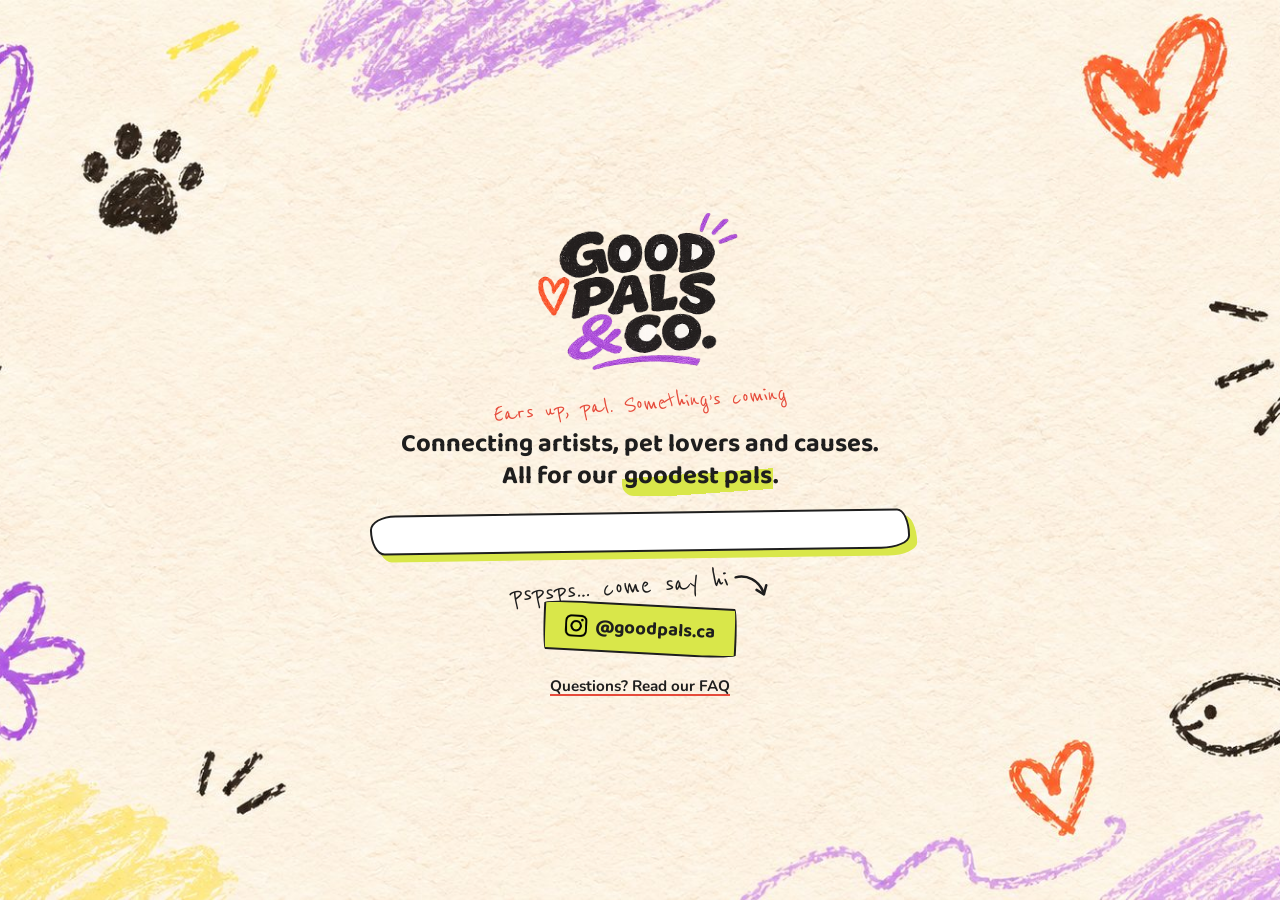
<file: index.html>
<!DOCTYPE html>
<html lang="en">
<head>
  <meta charset="UTF-8">
  <meta name="viewport" content="width=device-width, initial-scale=1.0">
  <title>Good Pals & Co.</title>
  <meta name="description" content="Connecting artists, pet lovers and causes. All for our goodest pals.">

  <link rel="icon" href="favicon.ico">
  <link rel="preconnect" href="https://fonts.googleapis.com">
  <link rel="preconnect" href="https://fonts.gstatic.com" crossorigin>
  <link href="https://fonts.googleapis.com/css2?family=Baloo+2:wght@500;700;800&family=Reenie+Beanie&family=Nunito:wght@500;600;700;800&display=swap" rel="stylesheet">
  <link rel="stylesheet" href="style.css?v=34">
</head>
<body>
  <main>
    <!-- Logo (upload your logo as logo.png). Shows a text version until it's there. -->
    <img class="logo" src="logo.png" alt="Good Pals & Co."
         onerror="this.style.display='none';document.getElementById('wordmark').hidden=false;">
    <p id="wordmark" class="wordmark" hidden>Good Pals <span class="amp">&amp;</span> Co.</p>

    <p class="note">Ears up, pal.<br class="br-mobile"> Something’s coming</p>
    <p class="tagline">Connecting artists, pet lovers and causes.<br> All for our <span class="swipe">goodest pals</span>.</p>

    <div class="card">
      <!-- Kit signup form (loads live from Kit — edit the form in Kit, not here) -->
      <script async data-uid="5cbea668c0" src="https://good-pals-co.kit.com/5cbea668c0/index.js"></script>
    </div>


    <div class="say-hi">
      <span class="scribble">
        pspsps… come say hi
        <svg class="arrow" viewBox="0 0 38 30" aria-hidden="true">
          <path d="M3 4 C 14 2, 26 8, 30 22"/>
          <path d="M23 18 L30 23 L33 14"/>
        </svg>
      </span>
      <a class="sticker" href="https://www.instagram.com/goodpals.ca/" target="_blank" rel="noopener" aria-label="Good Pals on Instagram"><img class="ig" src="instagram-icon.png" alt="" onerror="this.remove()"><span>@goodpals.ca</span></a>
    </div>

    <a class="faq-link" href="faq.html">Questions? Read our FAQ</a>
  </main>

</body>
</html>
</file>
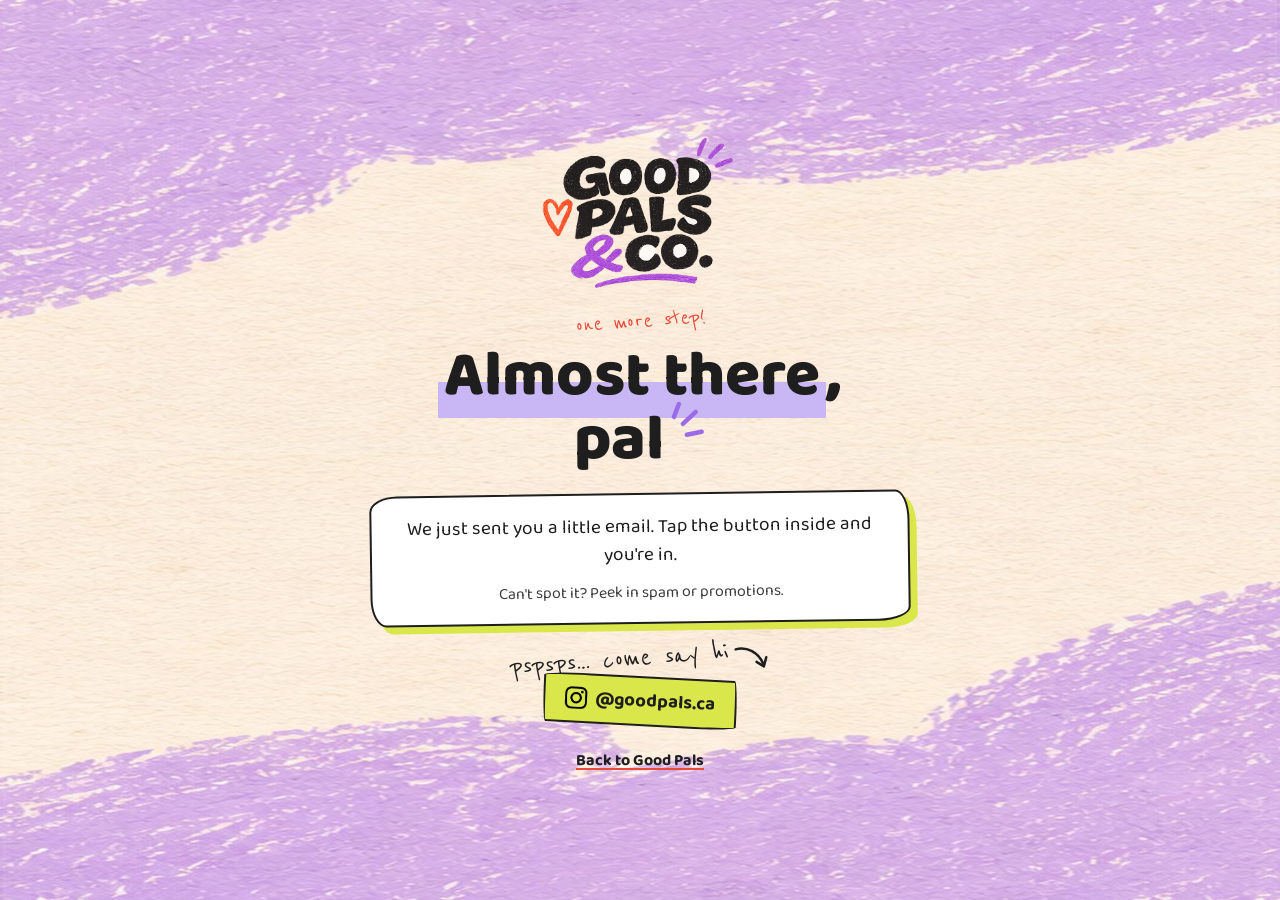
<file: almost-there.html>
<!DOCTYPE html>
<html lang="en">
<head>
  <meta charset="UTF-8">
  <meta name="viewport" content="width=device-width, initial-scale=1.0">
  <title>Almost there! | Good Pals & Co.</title>
  <meta name="robots" content="noindex">

  <link rel="icon" href="favicon.ico">
  <link rel="preconnect" href="https://fonts.googleapis.com">
  <link rel="preconnect" href="https://fonts.gstatic.com" crossorigin>
  <link href="https://fonts.googleapis.com/css2?family=Baloo+2:wght@500;700;800&family=Reenie+Beanie&family=Nunito:wght@500;600;700;800&display=swap" rel="stylesheet">
  <link rel="stylesheet" href="style.css?v=34">
</head>
<body class="thanks">
  <main>
    <img class="logo" src="logo.png" alt="Good Pals & Co." style="width:min(200px,55vw);"
         onerror="this.style.display='none';">

    <p class="note">one more step!</p>
    <h1>
      <span class="swash">Almost there</span>, <span class="nowrap">pal<svg class="sparks" viewBox="0 0 40 40" aria-hidden="true">
        <path d="M8 16 L13 3"/>
        <path d="M17 23 L30 11"/>
        <path d="M21 34 L36 31"/>
      </svg></span>
    </h1>

    <div class="card">
      <p>We just sent you a little email. Tap the button inside and you're in.</p>
      <p class="small">Can't spot it? Peek in spam or promotions.</p>
    </div>

    <div class="say-hi">
      <span class="scribble">
        pspsps… come say hi
        <svg class="arrow" viewBox="0 0 38 30" aria-hidden="true">
          <path d="M3 4 C 14 2, 26 8, 30 22"/>
          <path d="M23 18 L30 23 L33 14"/>
        </svg>
      </span>
      <a class="sticker" href="https://www.instagram.com/goodpals.ca/" target="_blank" rel="noopener" aria-label="Good Pals on Instagram"><img class="ig" src="instagram-icon.png" alt="" onerror="this.remove()"><span>@goodpals.ca</span></a>
    </div>

    <a class="home" href="./">Back to Good Pals</a>
  </main>

</body>
</html>
</file>
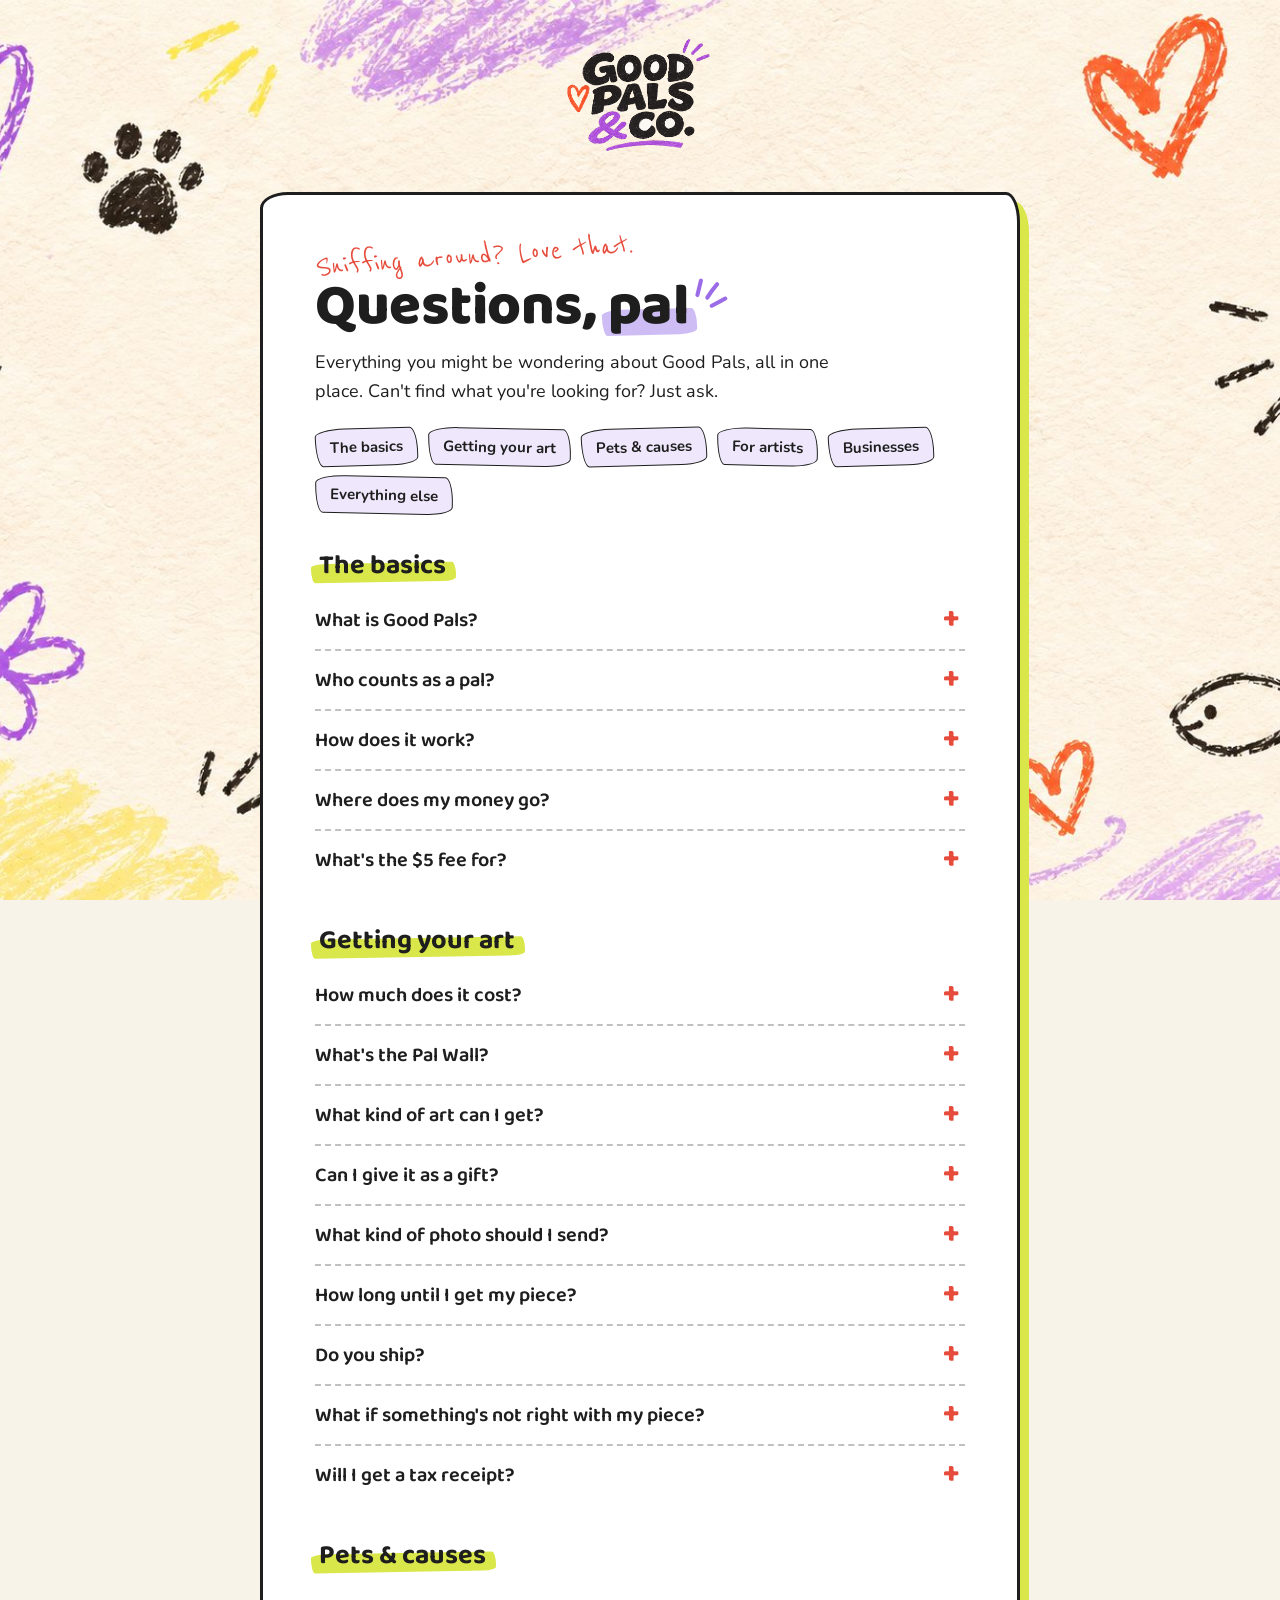
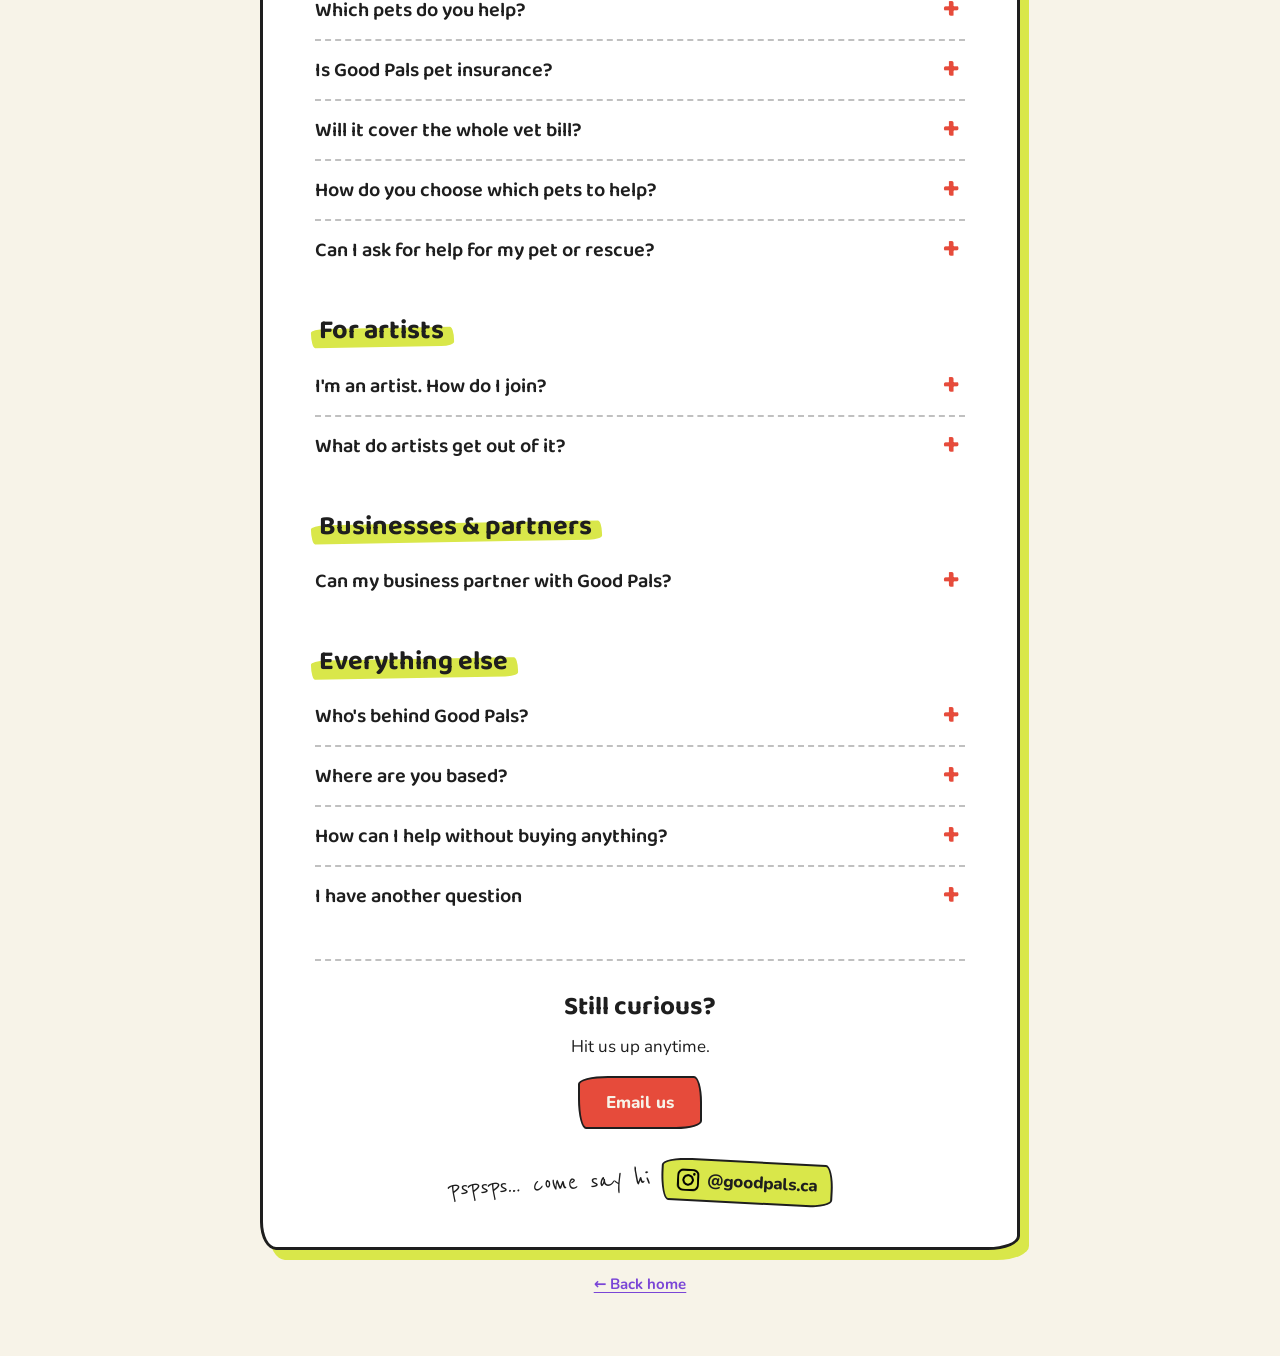
<file: faq-full.html>
<!DOCTYPE html>
<!--
  Good Pals — FULL FAQ (go-live version)
  Hidden draft: nothing links here yet, and the robots tag below keeps it out of Google.

  BEFORE GOING LIVE:
  1. Fill in or delete every highlighted "Ellen:" note (search this file for class="todo").
  2. Remove the <meta name="robots" ...> line.
  3. Rename this file to faq.html (replacing the current short FAQ),
     or point the homepage "Read our FAQ" link at faq-full.html.

  Open items flagged on the page:
  - How the money reaches the pet (vet clinic directly or pet parent)
  - Platform percentage (0% for the Nala pilot)
  - Slider tier amounts for Top pal and VIP, and which tiers go on the Pal Wall
  - Digital option, turnaround time, shipping, and the refund/changes policy
  - Tax receipt wording (confirm once the business structure is set)
  - Vetting criteria for causes, whether help is BC-only, and the application route at launch
  - About page link
-->
<html lang="en">
<head>
  <meta charset="UTF-8">
  <meta name="viewport" content="width=device-width, initial-scale=1">
  <meta name="robots" content="noindex, nofollow">
  <title>FAQ · Good Pals &amp; Co.</title>
  <meta name="description" content="Questions about Good Pals? How it works, where the money goes, joining as an artist and more.">
  <link rel="icon" href="favicon.ico">
  <link rel="preconnect" href="https://fonts.googleapis.com">
  <link rel="preconnect" href="https://fonts.gstatic.com" crossorigin>
  <link href="https://fonts.googleapis.com/css2?family=Baloo+2:wght@500;600;700;800&family=Nunito:wght@400;600;700;800&family=Reenie+Beanie&display=swap" rel="stylesheet">
  <style>
    :root{
      --ink:#1E1E1E; --tomato:#E64B3B; --citron:#D9E74A; --lilac:#C9B6F4;
      --cream:#F7F3E8; --whisker:#9B6BE8; --link:#7A45D6;
      --display:'Baloo 2', system-ui, sans-serif;
      --ui:'Nunito', system-ui, sans-serif;
      --hand:'Reenie Beanie', cursive;
      --wobble:255px 18px 225px 18px / 18px 225px 18px 255px;
      --wobble-sm:30px 8px 26px 8px / 8px 26px 8px 30px;
    }
    *{box-sizing:border-box}
    html{scroll-behavior:smooth}
    body{
      margin:0; color:var(--ink); font-family:var(--ui); font-size:17px; line-height:1.6;
      background:var(--cream) url("bg-home.jpg") center top / cover fixed;
      min-height:100vh; padding:28px 16px 60px;
    }
    a{color:var(--link); font-weight:700; text-underline-offset:3px}
    a:hover{color:var(--tomato)}

    /* Header */
    .top{max-width:760px; margin:0 auto 18px; text-align:center}
    .logo img{width:150px; height:auto; display:inline-block}

    /* Card */
    .card{
      position:relative; max-width:760px; margin:0 auto; background:#fff;
      border:3px solid var(--ink); border-radius:28px 14px 32px 16px / 16px 30px 14px 28px;
      box-shadow:9px 10px 0 var(--citron);
      padding:44px 52px 40px;
    }

    .note{
      font-family:var(--hand); color:var(--tomato); font-size:34px; line-height:1;
      display:inline-block; transform:rotate(-4deg); margin:0 0 4px;
    }
    h1{
      font-family:var(--display); font-weight:800; font-size:clamp(40px,7vw,58px);
      line-height:1.05; margin:0 0 10px; letter-spacing:-.5px;
    }
    .swash{position:relative; display:inline-block; z-index:0}
    .swash::before{
      content:""; position:absolute; z-index:-1; left:-6px; right:-8px; bottom:4px; height:42%;
      background:var(--lilac); border-radius:var(--wobble-sm); transform:rotate(-1.5deg); opacity:.9;
    }
    .whiskers{display:inline-block; width:.62em; height:.62em; vertical-align:top; margin-left:4px}
    .intro{font-size:18px; margin:0 0 22px; max-width:560px}

    /* Jump pills */
    .jump{display:flex; flex-wrap:wrap; gap:10px; margin:0 0 30px; padding:0; list-style:none}
    .jump a{
      display:inline-block; text-decoration:none; color:var(--ink); font-weight:700; font-size:15px;
      background:#EFE8FC; border:1.5px solid var(--ink); border-radius:var(--wobble-sm);
      padding:6px 14px; transition:transform .15s, box-shadow .15s, background .15s;
    }
    .jump li:nth-child(odd) a{transform:rotate(-1.5deg)}
    .jump li:nth-child(even) a{transform:rotate(1.2deg)}
    .jump a:hover{background:var(--lilac); transform:translateY(-2px); box-shadow:3px 3px 0 var(--citron)}

    /* Sections */
    section{margin:0 0 30px; scroll-margin-top:20px}
    h2{
      font-family:var(--display); font-weight:700; font-size:27px; margin:0 0 4px;
      display:inline-block; position:relative; z-index:0; padding:0 4px;
    }
    h2::before{
      content:""; position:absolute; z-index:-1; left:-4px; right:-6px; bottom:5px; height:45%;
      background:var(--citron); border-radius:var(--wobble-sm); transform:rotate(-1deg);
    }

    /* Accordion */
    details{border-bottom:2px dashed rgba(30,30,30,.28)}
    details:last-of-type{border-bottom:none}
    summary{
      list-style:none; cursor:pointer; position:relative;
      font-family:var(--display); font-weight:600; font-size:20px; line-height:1.3;
      padding:16px 44px 16px 0;
    }
    summary::-webkit-details-marker{display:none}
    summary::after{
      content:"+"; position:absolute; right:6px; top:50%; transform:translateY(-52%);
      font-family:var(--display); font-weight:800; font-size:30px; color:var(--tomato); line-height:1;
    }
    details[open] summary::after{content:"–"}
    summary:hover{color:var(--tomato)}
    summary:focus-visible{outline:2px dashed var(--whisker); outline-offset:4px; border-radius:6px}
    .answer{padding:0 8px 18px 0}
    .answer p{margin:0 0 10px}
    .answer p:last-child{margin-bottom:0}
    .answer ol, .answer ul{margin:4px 0 10px; padding-left:24px}
    .answer li{margin:0 0 4px}
    .answer li::marker{color:var(--tomato); font-weight:800}
    .tier{font-weight:800}

    /* Draft notes for Ellen: remove before going live */
    .todo{
      display:block; margin:10px 0 0; padding:8px 12px; font-size:14px; line-height:1.45;
      background:#FFF4D6; border:1.5px dashed var(--tomato); border-radius:10px; color:#7a2a20;
    }
    .todo::before{content:"✏️ Ellen: "; font-weight:800}

    /* Bottom */
    .still{
      text-align:center; margin:34px 0 0; padding-top:26px; border-top:2px dashed rgba(30,30,30,.28);
    }
    .still h3{font-family:var(--display); font-weight:700; font-size:26px; margin:0 0 4px}
    .still p{margin:0 0 16px}
    .btn{
      display:inline-block; font-family:var(--ui); font-weight:800; font-size:17px; text-decoration:none;
      background:var(--tomato); color:var(--cream); border:2px solid var(--ink); border-radius:var(--wobble-sm);
      padding:11px 26px; transition:transform .15s, box-shadow .15s;
    }
    .btn:hover{color:var(--cream); transform:translateY(-2px); box-shadow:4px 4px 0 var(--citron)}

    .insta{display:flex; align-items:center; justify-content:center; gap:10px; margin:30px 0 0; flex-wrap:wrap}
    .insta .hand{font-family:var(--hand); font-size:30px; color:var(--ink); transform:rotate(-3deg)}
    .sticker{
      display:inline-flex; align-items:center; gap:8px; text-decoration:none; color:var(--ink);
      background:var(--citron); border:2px solid var(--ink); border-radius:var(--wobble-sm);
      padding:6px 14px; transform:rotate(3deg); font-weight:800; transition:transform .15s;
    }
    .sticker img{width:22px; height:22px}
    .sticker:hover{color:var(--ink); transform:rotate(0deg) translateY(-2px)}
    .home-link{text-align:center; margin:22px 0 0; font-size:15px}

    @media (max-width:700px){
      body{background-image:url("bg-home-mobile.jpg"); background-attachment:scroll; padding:20px 12px 44px}
      .logo img{width:120px}
      .card{padding:30px 22px 30px; box-shadow:6px 7px 0 var(--citron)}
      .note{font-size:30px}
      summary{font-size:18px; padding:14px 38px 14px 0}
      .intro{font-size:17px}
      h2{font-size:24px}
    }
    @media (prefers-reduced-motion:reduce){
      html{scroll-behavior:auto}
      *{transition:none !important}
    }
  </style>
</head>
<body>

  <header class="top">
    <a class="logo" href="index.html" aria-label="Good Pals &amp; Co. home"><img src="logo.png" alt="Good Pals &amp; Co."></a>
  </header>

  <main class="card">
    <p class="note">Sniffing around? Love that.</p>
    <h1>Questions, <span class="swash">pal</span><svg class="whiskers" viewBox="0 0 40 40" aria-hidden="true"><g stroke="#9B6BE8" stroke-width="4.5" stroke-linecap="round" fill="none"><path d="M6 20 Q8 12 10 4"/><path d="M17 23 Q22 15 28 8"/><path d="M22 32 Q30 28 37 24"/></g></svg></h1>
    <p class="intro">Everything you might be wondering about Good Pals, all in one place. Can't find what you're looking for? Just ask.</p>

    <nav aria-label="FAQ sections">
      <ul class="jump">
        <li><a href="#basics">The basics</a></li>
        <li><a href="#art">Getting your art</a></li>
        <li><a href="#pets">Pets &amp; causes</a></li>
        <li><a href="#artists">For artists</a></li>
        <li><a href="#partners">Businesses</a></li>
        <li><a href="#else">Everything else</a></li>
      </ul>
    </nav>

    <!-- ============ THE BASICS ============ -->
    <section id="basics">
      <h2>The basics</h2>

      <details>
        <summary>What is Good Pals?</summary>
        <div class="answer">
          <p>Good Pals is people teaming up, with artists making, pals buying, and pets benefiting.</p>
          <p>You choose a piece of custom pet art, chip in what feels right, and that money goes toward a pet who needs help with their vet bills.</p>
        </div>
      </details>

      <details>
        <summary>Who counts as a pal?</summary>
        <div class="answer">
          <p>Everyone! Artists, pet parents, art lovers, people hunting for a one-of-a-kind gift, and anyone who just likes the idea. You don't need an art degree, and you don't even need a pet.</p>
        </div>
      </details>

      <details>
        <summary>How does it work?</summary>
        <div class="answer">
          <ol>
            <li>Pick an artist and a style you love.</li>
            <li>Send us a photo of your pet (or someone else's, if it's a gift).</li>
            <li>Choose your amount on the slider, anywhere from $20 to $100.</li>
            <li>The artist creates your piece and it's delivered to you.</li>
            <li>Your money goes toward a pet's care. Everyone wins, especially the pet.</li>
          </ol>
        </div>
      </details>

      <details>
        <summary>Where does my money go?</summary>
        <div class="answer">
          <p>Straight toward the pet's care. A small percentage keeps the site running, and we'll always be upfront about the split.</p>
          <span class="todo">Is the money paid directly to the vet clinic or to the pet parent? Add the platform percentage once it's decided (0% for the Nala pilot).</span>
        </div>
      </details>

      <details>
        <summary>What's the $5 fee for?</summary>
        <div class="answer">
          <p>Every portrait order has a separate $5 fee for packaging, mailing and payment processing, so 100% of your contribution goes to the pet's care.</p>
          <p>Payments go through Stripe, which charges 2.9% plus $0.30 per payment. On a $25 order ($20 contribution plus the $5 fee), that comes to $1.03. The rest covers the card, envelope and stamp we use to mail your original. We'll check our real costs after the first batch and adjust if needed.</p>
        </div>
      </details>
    </section>

    <!-- ============ GETTING YOUR ART ============ -->
    <section id="art">
      <h2>Getting your art</h2>

      <details>
        <summary>How much does it cost?</summary>
        <div class="answer">
          <p>You choose, anywhere from $20 to $100. $20 covers about an hour of an artist's paint time. As you slide, you'll see what each level includes:</p>
          <ul>
            <li><span class="tier">Pal</span>, from $20</li>
            <li><span class="tier">Top pal</span>, from $__</li>
            <li><span class="tier">VIP (Very Important Pal)</span>, from $__ up to $100</li>
          </ul>
          <span class="todo">Fill in the Top pal and VIP starting amounts and what each level gets you.</span>
        </div>
      </details>

      <details>
        <summary>What's the Pal Wall?</summary>
        <div class="answer">
          <p>It's our thank-you wall for pals at the higher levels. You can go up under your own name, your pet's name, or as a gift in someone else's name. Picture a whole wall of pets who helped another pet out.</p>
          <span class="todo">Which levels get a spot on the wall?</span>
        </div>
      </details>

      <details>
        <summary>What kind of art can I get?</summary>
        <div class="answer">
          <p>It depends on the artist: mini portraits, painted tiles and more, with new styles as more artists join.</p>
          <span class="todo">Mention a digital option here if you're offering one at launch.</span>
        </div>
      </details>

      <details>
        <summary>Can I give it as a gift?</summary>
        <div class="answer">
          <p>Absolutely. Just send us a photo of their pet, and you can add them to the Pal Wall too. It's the perfect gift for the person who has everything (except a portrait of their dog).</p>
        </div>
      </details>

      <details>
        <summary>What kind of photo should I send?</summary>
        <div class="answer">
          <p>The clearer the better: soft natural light, eyes in focus, and your pet's face filling most of the frame. A couple of extra photos help the artist get their markings and personality just right. Phone pics are perfect, no photoshoot needed.</p>
        </div>
      </details>

      <details>
        <summary>How long until I get my piece?</summary>
        <div class="answer">
          <p>Every piece is made by hand, so timing depends on the artist and the style. You'll get an estimate when you order.</p>
          <span class="todo">Add a typical turnaround time if you have one.</span>
        </div>
      </details>

      <details>
        <summary>Do you ship?</summary>
        <div class="answer">
          <p>We're based in British Columbia, Canada.</p>
          <span class="todo">Where do you ship, what does it cost, and is local pickup or digital delivery an option?</span>
        </div>
      </details>

      <details>
        <summary>What if something's not right with my piece?</summary>
        <div class="answer">
          <p>Email us at <a href="mailto:hello@goodpals.ca">hello@goodpals.ca</a> and we'll sort it out together.</p>
          <span class="todo">Add your policy on changes and refunds for custom pieces, and on refunds of the cause amount.</span>
        </div>
      </details>

      <details>
        <summary>Will I get a tax receipt?</summary>
        <div class="answer">
          <p>Good Pals isn't a registered charity, so we can't issue tax receipts. What you do get is a one-of-a-kind piece of art and the warm fuzzies of helping a pet.</p>
          <span class="todo">Confirm this wording once the business structure is set.</span>
        </div>
      </details>
    </section>

    <!-- ============ PETS & CAUSES ============ -->
    <section id="pets">
      <h2>Pets &amp; causes</h2>

      <details>
        <summary>Which pets do you help?</summary>
        <div class="answer">
          <p>Our very first pal is Nala, a gentle 6-year-old cat and neighbourhood favourite who's going through treatment right now. As we grow, we'll be adding more pets and rescues.</p>
          <span class="todo">Optional: link the "Meet Nala" Instagram post here once it's up.</span>
        </div>
      </details>

      <details>
        <summary>Is Good Pals pet insurance?</summary>
        <div class="answer">
          <p>Nope, and it's not meant to replace it. Good Pals is for the sudden, rare things that aren't covered, even when a pet is insured.</p>
        </div>
      </details>

      <details>
        <summary>Will it cover the whole vet bill?</summary>
        <div class="answer">
          <p>The goal is to make a big dent in it, so pet parents aren't stuck choosing between debt, rehoming or worse.</p>
        </div>
      </details>

      <details>
        <summary>How do you choose which pets to help?</summary>
        <div class="answer">
          <p>Every cause goes through a vetting process before it's added, so pals always know who they're helping.</p>
          <span class="todo">Add the criteria once they're set (e.g. vet confirmation, estimate or invoice, what isn't covered by insurance). Is help limited to BC?</span>
        </div>
      </details>

      <details>
        <summary>Can I ask for help for my pet or rescue?</summary>
        <div class="answer">
          <p>Yes! <a href="index.html">Sign up for our newsletter</a> and pick "Financial support for pet or rescue." We'll email you a link to tell us all about your pal.</p>
          <span class="todo">Update this if there's a proper application form at launch.</span>
        </div>
      </details>
    </section>

    <!-- ============ FOR ARTISTS ============ -->
    <section id="artists">
      <h2>For artists</h2>

      <details>
        <summary>I'm an artist. How do I join?</summary>
        <div class="answer">
          <p>We'd love to create with you! <a href="index.html">Sign up</a> and pick "Artist," or email <a href="mailto:hello@goodpals.ca">hello@goodpals.ca</a> with a link to your work.</p>
        </div>
      </details>

      <details>
        <summary>What do artists get out of it?</summary>
        <div class="answer">
          <p>To start, artists give their time to create pieces for the cause. In return, you get credit on every piece, tags and shout-outs on our channels, and your work in front of a whole community of people who love pets and art.</p>
          <p>Down the road, there'll be a marketplace where you can sell your own work, with a percentage going straight to the cause.</p>
        </div>
      </details>
    </section>

    <!-- ============ BUSINESSES ============ -->
    <section id="partners">
      <h2>Businesses &amp; partners</h2>

      <details>
        <summary>Can my business partner with Good Pals?</summary>
        <div class="answer">
          <p>We'd love that. We're building partnerships with vets, rescues and pet-loving businesses, plus sponsorships. Pick "Business or partner" when you <a href="index.html">sign up</a>, or email <a href="mailto:hello@goodpals.ca">hello@goodpals.ca</a>.</p>
        </div>
      </details>
    </section>

    <!-- ============ EVERYTHING ELSE ============ -->
    <section id="else">
      <h2>Everything else</h2>

      <details>
        <summary>Who's behind Good Pals?</summary>
        <div class="answer">
          <p>Good Pals started with Ellen, an artist in BC who works in film and has loved animals her whole life. With film schedules always changing, regular volunteering was tough, so she set out to make helping easier for everyone. Nala is her cat.</p>
          <span class="todo">Link the About page here once it's live (or swap this answer for a shorter one that points there).</span>
        </div>
      </details>

      <details>
        <summary>Where are you based?</summary>
        <div class="answer">
          <p>British Columbia, Canada.</p>
        </div>
      </details>

      <details>
        <summary>How can I help without buying anything?</summary>
        <div class="answer">
          <p>Follow us on Instagram <a href="https://instagram.com/goodpals.ca" target="_blank" rel="noopener">@goodpals.ca</a>, share a post, <a href="index.html">sign up for the newsletter</a>, or tell an artist friend about us. Every share helps a pet get seen.</p>
        </div>
      </details>

      <details>
        <summary>I have another question</summary>
        <div class="answer">
          <p>Email <a href="mailto:hello@goodpals.ca">hello@goodpals.ca</a>. A real human will answer (with a pet supervising).</p>
        </div>
      </details>
    </section>

    <div class="still">
      <h3>Still curious?</h3>
      <p>Hit us up anytime.</p>
      <a class="btn" href="mailto:hello@goodpals.ca">Email us</a>

      <div class="insta">
        <span class="hand">pspsps… come say hi</span>
        <a class="sticker" href="https://instagram.com/goodpals.ca" target="_blank" rel="noopener">
          <img src="instagram-icon.png" alt="">@goodpals.ca
        </a>
      </div>
    </div>
  </main>

  <p class="home-link"><a href="index.html">← Back home</a></p>

</body>
</html>
</file>
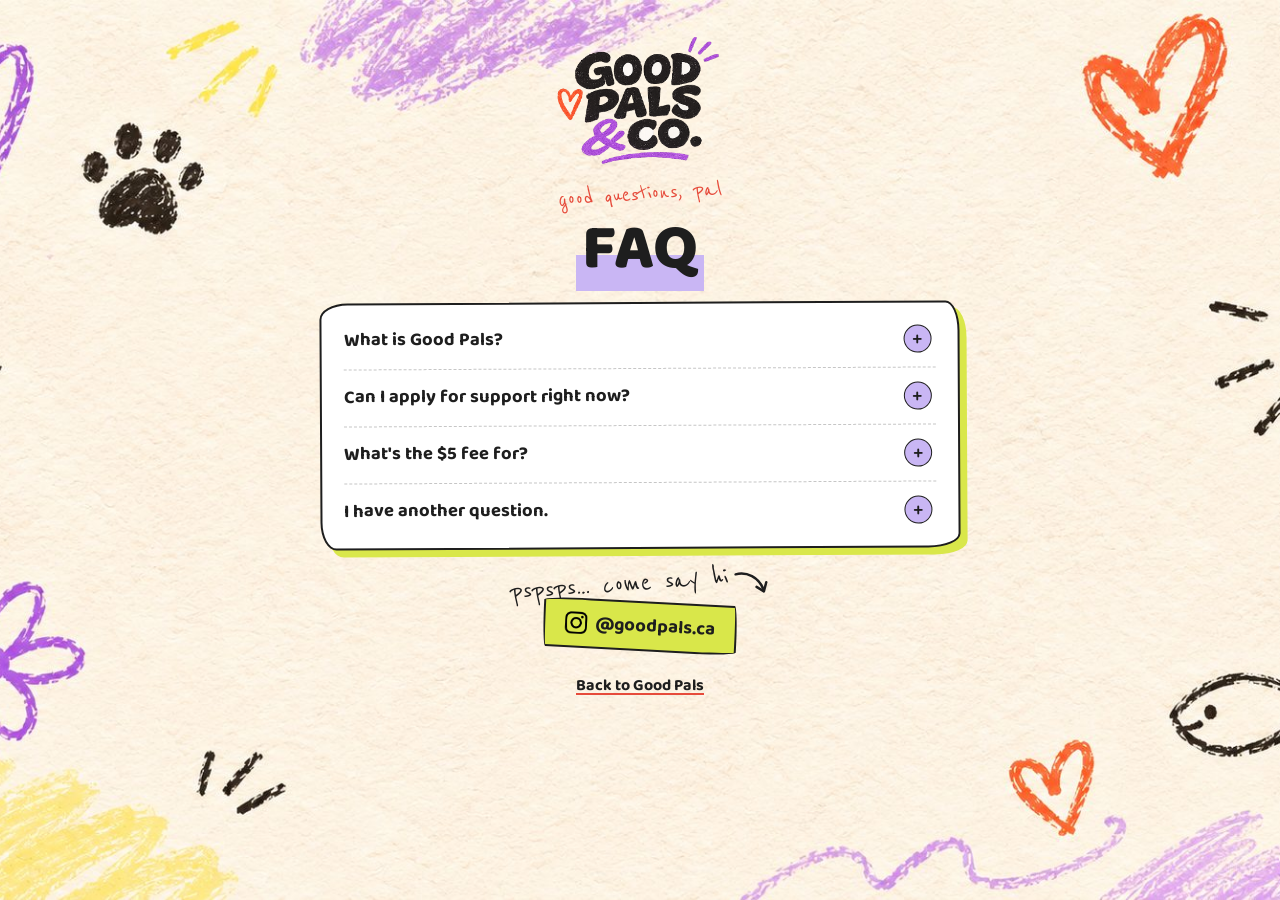
<file: faq.html>
<!DOCTYPE html>
<html lang="en">
<head>
  <meta charset="UTF-8">
  <meta name="viewport" content="width=device-width, initial-scale=1.0">
  <title>FAQ | Good Pals & Co.</title>
  <meta name="description" content="Questions about Good Pals & Co.: how it works, who it helps, and what it is (and isn't).">

  <link rel="icon" href="favicon.ico">
  <link rel="preconnect" href="https://fonts.googleapis.com">
  <link rel="preconnect" href="https://fonts.gstatic.com" crossorigin>
  <link href="https://fonts.googleapis.com/css2?family=Baloo+2:wght@500;700;800&family=Reenie+Beanie&family=Nunito:wght@500;600;700;800&display=swap" rel="stylesheet">
  <link rel="stylesheet" href="style.css?v=34">
</head>
<body class="faq">
  <main>
    <a href="./"><img class="logo" src="logo.png" alt="Good Pals & Co." style="width:min(170px,45vw);"
         onerror="this.style.display='none';"></a>

    <p class="note">good questions, pal</p>
    <h1><span class="swash">FAQ</span></h1>

    <div class="card faq-card">
      <details class="faq-item">
        <summary>What is Good Pals?</summary>
        <div class="faq-answer"><p>Good Pals is people teaming up, with artists making, pals buying, and pets benefiting. It's a feel-good way to help pets get the care they need.</p></div>
      </details>
      <details class="faq-item">
        <summary>Can I apply for support right now?</summary>
        <div class="faq-answer"><p>We're at the very beginning, so please <a href="./">sign up for our newsletter</a> to be the first to hear once we have news!</p></div>
      </details>
      <details class="faq-item">
        <summary>What's the $5 fee for?</summary>
        <div class="faq-answer"><p>Every portrait order has a separate $5 fee for packaging, mailing and payment processing, so 100% of your contribution goes to the pet's care.</p><p>Payments go through Stripe, which charges 2.9% plus $0.30 per payment. On a $25 order ($20 contribution plus the $5 fee), that comes to $1.03. The rest covers the card, envelope and stamp we use to mail your original. We'll check our real costs after the first batch and adjust if needed.</p></div>
      </details>
      <details class="faq-item">
        <summary>I have another question.</summary>
        <div class="faq-answer"><p>Email us at <a href="mailto:hello@goodpals.ca">hello@goodpals.ca</a>. A real human will answer (with a pet supervising).</p></div>
      </details>
    </div>

    <div class="say-hi">
      <span class="scribble">
        pspsps… come say hi
        <svg class="arrow" viewBox="0 0 38 30" aria-hidden="true">
          <path d="M3 4 C 14 2, 26 8, 30 22"/>
          <path d="M23 18 L30 23 L33 14"/>
        </svg>
      </span>
      <a class="sticker" href="https://www.instagram.com/goodpals.ca/" target="_blank" rel="noopener" aria-label="Good Pals on Instagram"><img class="ig" src="instagram-icon.png" alt="" onerror="this.remove()"><span>@goodpals.ca</span></a>
    </div>

    <a class="home" href="./">Back to Good Pals</a>
  </main>
</body>
</html>
</file>
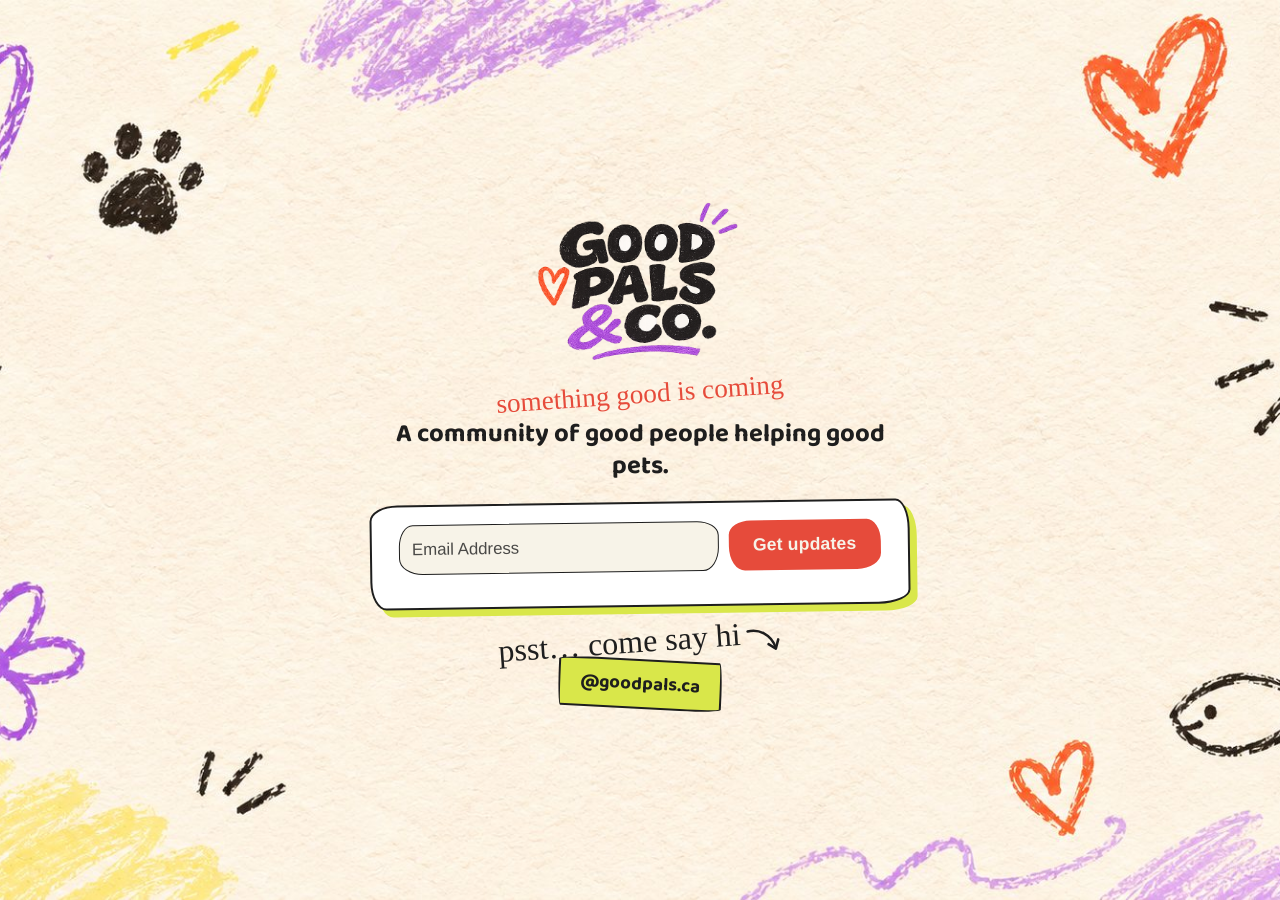
<file: index (1).html>
<!DOCTYPE html>
<html lang="en">
<head>
  <meta charset="UTF-8">
  <meta name="viewport" content="width=device-width, initial-scale=1.0">
  <title>Good Pals & Co.</title>
  <meta name="description" content="A community of good people helping good pets.">

  <link rel="preconnect" href="https://fonts.googleapis.com">
  <link rel="preconnect" href="https://fonts.gstatic.com" crossorigin>
  <link href="https://fonts.googleapis.com/css2?family=Baloo+2:wght@500;700;800&family=Caveat:wght@500;700&display=swap" rel="stylesheet">
  <link rel="stylesheet" href="style.css">
</head>
<body>
  <main>
    <!-- Logo (upload your logo as logo.png). Shows a text version until it's there. -->
    <img class="logo" src="logo.png" alt="Good Pals & Co."
         onerror="this.style.display='none';document.getElementById('wordmark').hidden=false;">
    <p id="wordmark" class="wordmark" hidden>Good Pals <span class="amp">&amp;</span> Co.</p>

    <p class="note">something good is coming</p>
    <p class="tagline">A community of good people helping good pets.</p>

    <div class="card">
      <!-- ============================================== -->
      <!--   PASTE YOUR KIT FORM HTML CODE BELOW THIS LINE  -->
      <!-- ============================================== -->

<script src="https://f.convertkit.com/ckjs/ck.5.js"></script>
      <form action="https://app.kit.com/forms/10167880/subscriptions" class="seva-form formkit-form" method="post" data-sv-form="10167880" data-uid="5cbea668c0" data-format="inline" data-version="5" data-options="{&quot;settings&quot;:{&quot;after_subscribe&quot;:{&quot;action&quot;:&quot;redirect&quot;,&quot;success_message&quot;:&quot;Success! Now check your email to confirm your subscription.&quot;,&quot;redirect_url&quot;:&quot;https://goodpals.ca/thanks.html&quot;},&quot;analytics&quot;:{&quot;google&quot;:null,&quot;fathom&quot;:null,&quot;facebook&quot;:null,&quot;segment&quot;:null,&quot;pinterest&quot;:null,&quot;sparkloop&quot;:null,&quot;googletagmanager&quot;:null},&quot;modal&quot;:{&quot;trigger&quot;:&quot;timer&quot;,&quot;scroll_percentage&quot;:null,&quot;timer&quot;:5,&quot;devices&quot;:&quot;all&quot;,&quot;show_once_every&quot;:15},&quot;powered_by&quot;:{&quot;show&quot;:true,&quot;url&quot;:&quot;https://kit.com/features/forms?utm_campaign=poweredby&amp;utm_content=form&amp;utm_medium=referral&amp;utm_source=dynamic&quot;},&quot;recaptcha&quot;:{&quot;enabled&quot;:false},&quot;return_visitor&quot;:{&quot;action&quot;:&quot;show&quot;,&quot;custom_content&quot;:&quot;&quot;},&quot;slide_in&quot;:{&quot;display_in&quot;:&quot;bottom_right&quot;,&quot;trigger&quot;:&quot;timer&quot;,&quot;scroll_percentage&quot;:null,&quot;timer&quot;:5,&quot;devices&quot;:&quot;all&quot;,&quot;show_once_every&quot;:15},&quot;sticky_bar&quot;:{&quot;display_in&quot;:&quot;top&quot;,&quot;trigger&quot;:&quot;timer&quot;,&quot;scroll_percentage&quot;:null,&quot;timer&quot;:5,&quot;devices&quot;:&quot;all&quot;,&quot;show_once_every&quot;:15}},&quot;version&quot;:&quot;5&quot;}" min-width="400 500 600 700 800"><div data-style="clean"><ul class="formkit-alert formkit-alert-error" data-element="errors" data-group="alert"></ul><div data-element="fields" data-stacked="false" class="seva-fields formkit-fields"><div class="formkit-field"><input class="formkit-input" name="email_address" aria-label="Email Address" placeholder="Email Address" required="" type="email" style="color: rgb(30, 30, 30); border-color: rgb(247, 243, 232); border-radius: 4px; font-weight: 400;"></div><button data-element="submit" class="formkit-submit formkit-submit" style="color: rgb(247, 243, 232); background-color: rgb(230, 75, 59); border-radius: 64px; font-weight: 400;"><div class="formkit-spinner"><div></div><div></div><div></div></div><span class="">Get updates</span></button></div><div class="formkit-powered-by-convertkit-container"><a href="https://kit.com/features/forms?utm_campaign=poweredby&amp;utm_content=form&amp;utm_medium=referral&amp;utm_source=dynamic" data-element="powered-by" class="formkit-powered-by-convertkit" data-variant="dark" target="_blank" rel="nofollow noopener">Built with Kit</a></div></div><style>.formkit-form[data-uid="5cbea668c0"] *{box-sizing:border-box;}.formkit-form[data-uid="5cbea668c0"]{-webkit-font-smoothing:antialiased;-moz-osx-font-smoothing:grayscale;}.formkit-form[data-uid="5cbea668c0"] legend{border:none;font-size:inherit;margin-bottom:10px;padding:0;position:relative;display:table;}.formkit-form[data-uid="5cbea668c0"] fieldset{border:0;padding:0.01em 0 0 0;margin:0;min-width:0;}.formkit-form[data-uid="5cbea668c0"] body:not(:-moz-handler-blocked) fieldset{display:table-cell;}.formkit-form[data-uid="5cbea668c0"] h1,.formkit-form[data-uid="5cbea668c0"] h2,.formkit-form[data-uid="5cbea668c0"] h3,.formkit-form[data-uid="5cbea668c0"] h4,.formkit-form[data-uid="5cbea668c0"] h5,.formkit-form[data-uid="5cbea668c0"] h6{color:inherit;font-size:inherit;font-weight:inherit;}.formkit-form[data-uid="5cbea668c0"] h2{font-size:1.5em;margin:1em 0;}.formkit-form[data-uid="5cbea668c0"] h3{font-size:1.17em;margin:1em 0;}.formkit-form[data-uid="5cbea668c0"] p{color:inherit;font-size:inherit;font-weight:inherit;}.formkit-form[data-uid="5cbea668c0"] ol:not([template-default]),.formkit-form[data-uid="5cbea668c0"] ul:not([template-default]),.formkit-form[data-uid="5cbea668c0"] blockquote:not([template-default]){text-align:left;}.formkit-form[data-uid="5cbea668c0"] p:not([template-default]),.formkit-form[data-uid="5cbea668c0"] hr:not([template-default]),.formkit-form[data-uid="5cbea668c0"] blockquote:not([template-default]),.formkit-form[data-uid="5cbea668c0"] ol:not([template-default]),.formkit-form[data-uid="5cbea668c0"] ul:not([template-default]){color:inherit;font-style:initial;}.formkit-form[data-uid="5cbea668c0"] .ordered-list,.formkit-form[data-uid="5cbea668c0"] .unordered-list{list-style-position:outside !important;padding-left:1em;}.formkit-form[data-uid="5cbea668c0"] .list-item{padding-left:0;}.formkit-form[data-uid="5cbea668c0"][data-format="modal"]{display:none;}.formkit-form[data-uid="5cbea668c0"][data-format="slide in"]{display:none;}.formkit-form[data-uid="5cbea668c0"][data-format="sticky bar"]{display:none;}.formkit-sticky-bar .formkit-form[data-uid="5cbea668c0"][data-format="sticky bar"]{display:block;}.formkit-form[data-uid="5cbea668c0"] .formkit-input,.formkit-form[data-uid="5cbea668c0"] .formkit-select,.formkit-form[data-uid="5cbea668c0"] .formkit-checkboxes{width:100%;}.formkit-form[data-uid="5cbea668c0"] .formkit-button,.formkit-form[data-uid="5cbea668c0"] .formkit-submit{border:0;border-radius:5px;color:#ffffff;cursor:pointer;display:inline-block;text-align:center;font-size:15px;font-weight:500;cursor:pointer;margin-bottom:15px;overflow:hidden;padding:0;position:relative;vertical-align:middle;}.formkit-form[data-uid="5cbea668c0"] .formkit-button:hover,.formkit-form[data-uid="5cbea668c0"] .formkit-submit:hover,.formkit-form[data-uid="5cbea668c0"] .formkit-button:focus,.formkit-form[data-uid="5cbea668c0"] .formkit-submit:focus{outline:none;}.formkit-form[data-uid="5cbea668c0"] .formkit-button:hover > span,.formkit-form[data-uid="5cbea668c0"] .formkit-submit:hover > span,.formkit-form[data-uid="5cbea668c0"] .formkit-button:focus > span,.formkit-form[data-uid="5cbea668c0"] .formkit-submit:focus > span{background-color:rgba(0,0,0,0.1);}.formkit-form[data-uid="5cbea668c0"] .formkit-button > span,.formkit-form[data-uid="5cbea668c0"] .formkit-submit > span{display:block;-webkit-transition:all 300ms ease-in-out;transition:all 300ms ease-in-out;padding:12px 24px;}.formkit-form[data-uid="5cbea668c0"] .formkit-input{background:#ffffff;font-size:15px;padding:12px;border:1px solid #e3e3e3;-webkit-flex:1 0 auto;-ms-flex:1 0 auto;flex:1 0 auto;line-height:1.4;margin:0;-webkit-transition:border-color ease-out 300ms;transition:border-color ease-out 300ms;}.formkit-form[data-uid="5cbea668c0"] .formkit-input:focus{outline:none;border-color:#1677be;-webkit-transition:border-color ease 300ms;transition:border-color ease 300ms;}.formkit-form[data-uid="5cbea668c0"] .formkit-input::-webkit-input-placeholder{color:inherit;opacity:0.8;}.formkit-form[data-uid="5cbea668c0"] .formkit-input::-moz-placeholder{color:inherit;opacity:0.8;}.formkit-form[data-uid="5cbea668c0"] .formkit-input:-ms-input-placeholder{color:inherit;opacity:0.8;}.formkit-form[data-uid="5cbea668c0"] .formkit-input::placeholder{color:inherit;opacity:0.8;}.formkit-form[data-uid="5cbea668c0"] [data-group="dropdown"]{position:relative;display:inline-block;width:100%;}.formkit-form[data-uid="5cbea668c0"] [data-group="dropdown"]::before{content:"";top:calc(50% - 2.5px);right:10px;position:absolute;pointer-events:none;border-color:#4f4f4f transparent transparent transparent;border-style:solid;border-width:6px 6px 0 6px;height:0;width:0;z-index:999;}.formkit-form[data-uid="5cbea668c0"] [data-group="dropdown"] select{height:auto;width:100%;cursor:pointer;color:#333333;line-height:1.4;margin-bottom:0;padding:0 6px;-webkit-appearance:none;-moz-appearance:none;appearance:none;font-size:15px;padding:12px;padding-right:25px;border:1px solid #e3e3e3;background:#ffffff;}.formkit-form[data-uid="5cbea668c0"] [data-group="dropdown"] select:focus{outline:none;}.formkit-form[data-uid="5cbea668c0"] [data-group="checkboxes"]{text-align:left;margin:0;}.formkit-form[data-uid="5cbea668c0"] [data-group="checkboxes"] [data-group="checkbox"]{margin-bottom:10px;}.formkit-form[data-uid="5cbea668c0"] [data-group="checkboxes"] [data-group="checkbox"] *{cursor:pointer;}.formkit-form[data-uid="5cbea668c0"] [data-group="checkboxes"] [data-group="checkbox"]:last-of-type{margin-bottom:0;}.formkit-form[data-uid="5cbea668c0"] [data-group="checkboxes"] [data-group="checkbox"] input[type="checkbox"]{display:none;}.formkit-form[data-uid="5cbea668c0"] [data-group="checkboxes"] [data-group="checkbox"] input[type="checkbox"] + label::after{content:none;}.formkit-form[data-uid="5cbea668c0"] [data-group="checkboxes"] [data-group="checkbox"] input[type="checkbox"]:checked + label::after{border-color:#ffffff;content:"";}.formkit-form[data-uid="5cbea668c0"] [data-group="checkboxes"] [data-group="checkbox"] input[type="checkbox"]:checked + label::before{background:#10bf7a;border-color:#10bf7a;}.formkit-form[data-uid="5cbea668c0"] [data-group="checkboxes"] [data-group="checkbox"] label{position:relative;display:inline-block;padding-left:28px;}.formkit-form[data-uid="5cbea668c0"] [data-group="checkboxes"] [data-group="checkbox"] label::before,.formkit-form[data-uid="5cbea668c0"] [data-group="checkboxes"] [data-group="checkbox"] label::after{position:absolute;content:"";display:inline-block;}.formkit-form[data-uid="5cbea668c0"] [data-group="checkboxes"] [data-group="checkbox"] label::before{height:16px;width:16px;border:1px solid #e3e3e3;background:#ffffff;left:0px;top:3px;}.formkit-form[data-uid="5cbea668c0"] [data-group="checkboxes"] [data-group="checkbox"] label::after{height:4px;width:8px;border-left:2px solid #4d4d4d;border-bottom:2px solid #4d4d4d;-webkit-transform:rotate(-45deg);-ms-transform:rotate(-45deg);transform:rotate(-45deg);left:4px;top:8px;}.formkit-form[data-uid="5cbea668c0"] .formkit-alert{background:#f9fafb;border:1px solid #e3e3e3;border-radius:5px;-webkit-flex:1 0 auto;-ms-flex:1 0 auto;flex:1 0 auto;list-style:none;margin:25px auto;padding:12px;text-align:center;width:100%;}.formkit-form[data-uid="5cbea668c0"] .formkit-alert:empty{display:none;}.formkit-form[data-uid="5cbea668c0"] .formkit-alert-success{background:#d3fbeb;border-color:#10bf7a;color:#0c905c;}.formkit-form[data-uid="5cbea668c0"] .formkit-alert-error{background:#fde8e2;border-color:#f2643b;color:#ea4110;}.formkit-form[data-uid="5cbea668c0"] .formkit-spinner{display:-webkit-box;display:-webkit-flex;display:-ms-flexbox;display:flex;height:0px;width:0px;margin:0 auto;position:absolute;top:0;left:0;right:0;width:0px;overflow:hidden;text-align:center;-webkit-transition:all 300ms ease-in-out;transition:all 300ms ease-in-out;}.formkit-form[data-uid="5cbea668c0"] .formkit-spinner > div{margin:auto;width:12px;height:12px;background-color:#fff;opacity:0.3;border-radius:100%;display:inline-block;-webkit-animation:formkit-bouncedelay-formkit-form-data-uid-5cbea668c0- 1.4s infinite ease-in-out both;animation:formkit-bouncedelay-formkit-form-data-uid-5cbea668c0- 1.4s infinite ease-in-out both;}.formkit-form[data-uid="5cbea668c0"] .formkit-spinner > div:nth-child(1){-webkit-animation-delay:-0.32s;animation-delay:-0.32s;}.formkit-form[data-uid="5cbea668c0"] .formkit-spinner > div:nth-child(2){-webkit-animation-delay:-0.16s;animation-delay:-0.16s;}.formkit-form[data-uid="5cbea668c0"] .formkit-submit[data-active] .formkit-spinner{opacity:1;height:100%;width:50px;}.formkit-form[data-uid="5cbea668c0"] .formkit-submit[data-active] .formkit-spinner ~ span{opacity:0;}.formkit-form[data-uid="5cbea668c0"] .formkit-powered-by[data-active="false"]{opacity:0.35;}.formkit-form[data-uid="5cbea668c0"] .formkit-powered-by-convertkit-container{display:-webkit-box;display:-webkit-flex;display:-ms-flexbox;display:flex;width:100%;margin:10px 0;position:relative;}.formkit-form[data-uid="5cbea668c0"] .formkit-powered-by-convertkit-container[data-active="false"]{opacity:0.35;}.formkit-form[data-uid="5cbea668c0"] .formkit-powered-by-convertkit{-webkit-align-items:center;-webkit-box-align:center;-ms-flex-align:center;align-items:center;background-color:#ffffff;border-radius:9px;color:#3d3d3d;cursor:pointer;display:block;height:36px;margin:0 auto;opacity:0.95;padding:0;-webkit-text-decoration:none;text-decoration:none;text-indent:100%;-webkit-transition:ease-in-out all 200ms;transition:ease-in-out all 200ms;white-space:nowrap;overflow:hidden;-webkit-user-select:none;-moz-user-select:none;-ms-user-select:none;user-select:none;width:157px;background-repeat:no-repeat;background-position:center;background-image:url("data:image/svg+xml;charset=utf8,%3Csvg width='133' height='36' viewBox='0 0 133 36' fill='none' xmlns='http://www.w3.org/2000/svg'%3E%3Cpath d='M0.861 25.5C0.735 25.5 0.651 25.416 0.651 25.29V10.548C0.651 10.422 0.735 10.338 0.861 10.338H6.279C9.072 10.338 10.668 11.451 10.668 13.824C10.668 15.819 9.219 16.932 8.001 17.226C7.707 17.268 7.707 17.625 8.022 17.688C9.912 18.108 11.088 19.116 11.088 21.321C11.088 23.715 9.429 25.5 6.426 25.5H0.861ZM5.397 23.085C6.825 23.085 7.518 22.224 7.518 21.006C7.518 19.683 6.825 18.948 5.397 18.948H4.2V23.085H5.397ZM5.313 16.617C6.51 16.617 7.245 15.945 7.245 14.601C7.245 13.383 6.51 12.753 5.25 12.753H4.2V16.617H5.313ZM17.9758 23.883C17.9758 23.568 17.6608 23.505 17.5348 23.799C17.0308 24.954 16.1698 25.731 14.5528 25.731C12.8728 25.731 12.0958 24.471 12.0958 22.707V14.937C12.0958 14.811 12.1798 14.727 12.3058 14.727H15.2248C15.3508 14.727 15.4348 14.811 15.4348 14.937V21.657C15.4348 22.581 15.7708 23.022 16.4638 23.022C17.1778 23.022 17.6188 22.581 17.6188 21.657V14.937C17.6188 14.811 17.7028 14.727 17.8288 14.727H20.7478C20.8738 14.727 20.9578 14.811 20.9578 14.937V25.29C20.9578 25.416 20.8738 25.5 20.7478 25.5H18.1858C18.0598 25.5 17.9758 25.416 17.9758 25.29V23.883ZM25.6141 25.29C25.6141 25.416 25.5301 25.5 25.4041 25.5H22.4851C22.3591 25.5 22.2751 25.416 22.2751 25.29V14.937C22.2751 14.811 22.3591 14.727 22.4851 14.727H25.4041C25.5301 14.727 25.6141 14.811 25.6141 14.937V25.29ZM23.9131 13.74C22.8001 13.74 22.0441 12.942 22.0441 11.934C22.0441 10.926 22.8001 10.107 23.9131 10.107C25.0051 10.107 25.7611 10.926 25.7611 11.934C25.7611 12.942 25.0051 13.74 23.9131 13.74ZM26.7883 10.548C26.7883 10.422 26.8723 10.338 26.9983 10.338H29.9173C30.0433 10.338 30.1273 10.422 30.1273 10.548V22.056C30.1273 22.749 30.2533 23.085 30.8203 23.085C31.0093 23.085 31.1983 23.043 31.3663 23.001C31.5133 22.959 31.6183 22.959 31.6183 23.127V25.059C31.6183 25.164 31.5763 25.269 31.4923 25.311C30.9673 25.521 30.2953 25.71 29.5813 25.71C27.7123 25.71 26.7883 24.639 26.7883 22.476V10.548ZM32.4237 14.727C32.8227 14.727 32.9277 14.538 32.9697 14.055L33.1167 12.039C33.1167 11.913 33.2217 11.829 33.3477 11.829H35.8887C36.0147 11.829 36.0987 11.913 36.0987 12.039V14.517C36.0987 14.643 36.1827 14.727 36.3087 14.727H38.2827C38.4087 14.727 38.4927 14.811 38.4927 14.937V16.659C38.4927 16.785 38.4087 16.869 38.2827 16.869H36.0777V22.056C36.0777 22.875 36.5397 23.085 37.0647 23.085C37.4847 23.085 37.9467 22.938 38.3247 22.707C38.4717 22.623 38.5767 22.665 38.5767 22.833V24.828C38.5767 24.933 38.5347 25.017 38.4507 25.08C37.8417 25.458 36.9807 25.71 36.0357 25.71C34.2927 25.71 32.7387 24.912 32.7387 22.476V16.869H31.8567C31.7307 16.869 31.6467 16.785 31.6467 16.659V14.937C31.6467 14.811 31.7307 14.727 31.8567 14.727H32.4237ZM51.3808 14.727C51.5068 14.727 51.5908 14.79 51.6118 14.916L52.3888 19.851L52.5778 21.174C52.6198 21.468 52.9558 21.468 52.9768 21.174C53.0398 20.712 53.0818 20.271 53.1658 19.83L53.8798 14.916C53.9008 14.79 53.9848 14.727 54.1108 14.727H56.6728C56.8198 14.727 56.8828 14.811 56.8618 14.958L54.6778 25.311C54.6568 25.437 54.5728 25.5 54.4468 25.5H51.3178C51.1918 25.5 51.1078 25.437 51.0868 25.311L50.1208 20.082L49.8898 18.633C49.8688 18.444 49.6588 18.444 49.6378 18.633L49.4068 20.103L48.5458 25.311C48.5248 25.437 48.4408 25.5 48.3148 25.5H45.2068C45.0808 25.5 44.9968 25.437 44.9758 25.311L42.8128 14.958C42.7918 14.811 42.8548 14.727 43.0018 14.727H45.9628C46.0888 14.727 46.1728 14.79 46.1938 14.916L46.9288 19.83C47.0128 20.271 47.0758 20.754 47.1388 21.195C47.2018 21.51 47.4748 21.531 47.5378 21.195L47.7478 19.872L48.6088 14.916C48.6298 14.79 48.7138 14.727 48.8398 14.727H51.3808ZM61.1582 25.29C61.1582 25.416 61.0742 25.5 60.9482 25.5H58.0292C57.9032 25.5 57.8192 25.416 57.8192 25.29V14.937C57.8192 14.811 57.9032 14.727 58.0292 14.727H60.9482C61.0742 14.727 61.1582 14.811 61.1582 14.937V25.29ZM59.4572 13.74C58.3442 13.74 57.5882 12.942 57.5882 11.934C57.5882 10.926 58.3442 10.107 59.4572 10.107C60.5492 10.107 61.3052 10.926 61.3052 11.934C61.3052 12.942 60.5492 13.74 59.4572 13.74ZM62.8154 14.727C63.2144 14.727 63.3194 14.538 63.3614 14.055L63.5084 12.039C63.5084 11.913 63.6134 11.829 63.7394 11.829H66.2804C66.4064 11.829 66.4904 11.913 66.4904 12.039V14.517C66.4904 14.643 66.5744 14.727 66.7004 14.727H68.6744C68.8004 14.727 68.8844 14.811 68.8844 14.937V16.659C68.8844 16.785 68.8004 16.869 68.6744 16.869H66.4694V22.056C66.4694 22.875 66.9314 23.085 67.4564 23.085C67.8764 23.085 68.3384 22.938 68.7164 22.707C68.8634 22.623 68.9684 22.665 68.9684 22.833V24.828C68.9684 24.933 68.9264 25.017 68.8424 25.08C68.2334 25.458 67.3724 25.71 66.4274 25.71C64.6844 25.71 63.1304 24.912 63.1304 22.476V16.869H62.2484C62.1224 16.869 62.0384 16.785 62.0384 16.659V14.937C62.0384 14.811 62.1224 14.727 62.2484 14.727H62.8154ZM73.4298 16.323C73.4298 16.638 73.7868 16.68 73.9128 16.407C74.3748 15.315 75.1308 14.496 76.6008 14.496C78.2178 14.496 78.9528 15.609 78.9528 17.373V25.29C78.9528 25.416 78.8688 25.5 78.7428 25.5H75.8238C75.6978 25.5 75.6138 25.416 75.6138 25.29V18.633C75.6138 17.709 75.2778 17.268 74.5848 17.268C73.8708 17.268 73.4298 17.709 73.4298 18.633V25.29C73.4298 25.416 73.3458 25.5 73.2198 25.5H70.3008C70.1748 25.5 70.0908 25.416 70.0908 25.29V10.548C70.0908 10.422 70.1748 10.338 70.3008 10.338H73.2198C73.3458 10.338 73.4298 10.422 73.4298 10.548V16.323Z' fill='%231E1E1E'/%3E%3Cpath d='M100.132 16.3203C105.58 17.3761 107.272 22.4211 107.318 27.4961C107.318 27.6101 107.226 27.7041 107.112 27.7041H100.252C100.138 27.7041 100.046 27.6121 100.046 27.5001C100.026 23.5629 99.3877 20.0896 95.4865 19.9396C95.3705 19.9356 95.2725 20.0276 95.2725 20.1456V27.5001C95.2725 27.6141 95.1806 27.7061 95.0666 27.7061H88.206C88.092 27.7061 88 27.6141 88 27.5001V8.75585C88 8.64187 88.092 8.54989 88.206 8.54989H95.0686C95.1826 8.54989 95.2745 8.64187 95.2745 8.75585V15.7764C95.2745 15.8804 95.3585 15.9644 95.4625 15.9644C95.5445 15.9644 95.6185 15.9104 95.6425 15.8324C97.4081 10.0416 100.709 8.58588 106.07 8.55189C106.184 8.55189 106.276 8.64387 106.276 8.75785V15.7604C106.276 15.8744 106.184 15.9664 106.07 15.9664H100.166C100.066 15.9664 99.9856 16.0464 99.9856 16.1464C99.9856 16.2304 100.048 16.3043 100.132 16.3203ZM118.918 20.7095V16.1704C118.918 16.0564 119.01 15.9644 119.124 15.9644H124.173C124.273 15.9644 124.353 15.8844 124.353 15.7844C124.353 15.6985 124.291 15.6245 124.207 15.6085C120.256 14.8246 118.432 12.5511 118.37 8.75585C118.368 8.64387 118.458 8.54989 118.572 8.54989H125.986C126.1 8.54989 126.192 8.64187 126.192 8.75585V11.9532C126.192 12.0672 126.284 12.1592 126.398 12.1592H130.649C130.763 12.1592 130.855 12.2511 130.855 12.3651V15.7624C130.855 15.8764 130.763 15.9684 130.649 15.9684H126.398C126.284 15.9684 126.192 16.0604 126.192 16.1744V19.8356C126.192 21.1294 126.986 21.5553 128.04 21.5553C129.692 21.5553 131.323 20.8114 131.977 20.4735C132.113 20.4035 132.277 20.5015 132.277 20.6555V26.3543C132.277 26.5063 132.193 26.6463 132.059 26.7183C131.413 27.0582 129.418 28 127.136 28C122.435 27.996 118.918 26.0824 118.918 20.7095ZM109.266 27.4981V16.1704C109.266 16.0564 109.358 15.9644 109.472 15.9644H116.334C116.448 15.9644 116.54 16.0564 116.54 16.1704V27.4981C116.54 27.6121 116.448 27.7041 116.334 27.7041H109.472C109.358 27.7021 109.266 27.6101 109.266 27.4981ZM108.876 11.4913C108.876 13.4189 110.238 14.9826 112.853 14.9826C115.469 14.9826 116.83 13.4189 116.83 11.4913C116.83 9.56369 115.471 8 112.853 8C110.238 8 108.876 9.56369 108.876 11.4913Z' fill='%231E1E1E'/%3E%3C/svg%3E");}.formkit-form[data-uid="5cbea668c0"] .formkit-powered-by-convertkit:hover,.formkit-form[data-uid="5cbea668c0"] .formkit-powered-by-convertkit:focus{background-color:#ffffff;-webkit-transform:scale(1.025) perspective(1px);-ms-transform:scale(1.025) perspective(1px);transform:scale(1.025) perspective(1px);opacity:1;}.formkit-form[data-uid="5cbea668c0"] .formkit-powered-by-convertkit[data-variant="dark"],.formkit-form[data-uid="5cbea668c0"] .formkit-powered-by-convertkit[data-variant="light"]{background-color:transparent;border-color:transparent;width:133px;}.formkit-form[data-uid="5cbea668c0"] .formkit-powered-by-convertkit[data-variant="light"]{color:#ffffff;background-image:url("data:image/svg+xml;charset=utf8,%3Csvg width='133' height='36' viewBox='0 0 133 36' fill='none' xmlns='http://www.w3.org/2000/svg'%3E%3Cpath d='M0.861 25.5C0.735 25.5 0.651 25.416 0.651 25.29V10.548C0.651 10.422 0.735 10.338 0.861 10.338H6.279C9.072 10.338 10.668 11.451 10.668 13.824C10.668 15.819 9.219 16.932 8.001 17.226C7.707 17.268 7.707 17.625 8.022 17.688C9.912 18.108 11.088 19.116 11.088 21.321C11.088 23.715 9.429 25.5 6.426 25.5H0.861ZM5.397 23.085C6.825 23.085 7.518 22.224 7.518 21.006C7.518 19.683 6.825 18.948 5.397 18.948H4.2V23.085H5.397ZM5.313 16.617C6.51 16.617 7.245 15.945 7.245 14.601C7.245 13.383 6.51 12.753 5.25 12.753H4.2V16.617H5.313ZM17.9758 23.883C17.9758 23.568 17.6608 23.505 17.5348 23.799C17.0308 24.954 16.1698 25.731 14.5528 25.731C12.8728 25.731 12.0958 24.471 12.0958 22.707V14.937C12.0958 14.811 12.1798 14.727 12.3058 14.727H15.2248C15.3508 14.727 15.4348 14.811 15.4348 14.937V21.657C15.4348 22.581 15.7708 23.022 16.4638 23.022C17.1778 23.022 17.6188 22.581 17.6188 21.657V14.937C17.6188 14.811 17.7028 14.727 17.8288 14.727H20.7478C20.8738 14.727 20.9578 14.811 20.9578 14.937V25.29C20.9578 25.416 20.8738 25.5 20.7478 25.5H18.1858C18.0598 25.5 17.9758 25.416 17.9758 25.29V23.883ZM25.6141 25.29C25.6141 25.416 25.5301 25.5 25.4041 25.5H22.4851C22.3591 25.5 22.2751 25.416 22.2751 25.29V14.937C22.2751 14.811 22.3591 14.727 22.4851 14.727H25.4041C25.5301 14.727 25.6141 14.811 25.6141 14.937V25.29ZM23.9131 13.74C22.8001 13.74 22.0441 12.942 22.0441 11.934C22.0441 10.926 22.8001 10.107 23.9131 10.107C25.0051 10.107 25.7611 10.926 25.7611 11.934C25.7611 12.942 25.0051 13.74 23.9131 13.74ZM26.7883 10.548C26.7883 10.422 26.8723 10.338 26.9983 10.338H29.9173C30.0433 10.338 30.1273 10.422 30.1273 10.548V22.056C30.1273 22.749 30.2533 23.085 30.8203 23.085C31.0093 23.085 31.1983 23.043 31.3663 23.001C31.5133 22.959 31.6183 22.959 31.6183 23.127V25.059C31.6183 25.164 31.5763 25.269 31.4923 25.311C30.9673 25.521 30.2953 25.71 29.5813 25.71C27.7123 25.71 26.7883 24.639 26.7883 22.476V10.548ZM32.4237 14.727C32.8227 14.727 32.9277 14.538 32.9697 14.055L33.1167 12.039C33.1167 11.913 33.2217 11.829 33.3477 11.829H35.8887C36.0147 11.829 36.0987 11.913 36.0987 12.039V14.517C36.0987 14.643 36.1827 14.727 36.3087 14.727H38.2827C38.4087 14.727 38.4927 14.811 38.4927 14.937V16.659C38.4927 16.785 38.4087 16.869 38.2827 16.869H36.0777V22.056C36.0777 22.875 36.5397 23.085 37.0647 23.085C37.4847 23.085 37.9467 22.938 38.3247 22.707C38.4717 22.623 38.5767 22.665 38.5767 22.833V24.828C38.5767 24.933 38.5347 25.017 38.4507 25.08C37.8417 25.458 36.9807 25.71 36.0357 25.71C34.2927 25.71 32.7387 24.912 32.7387 22.476V16.869H31.8567C31.7307 16.869 31.6467 16.785 31.6467 16.659V14.937C31.6467 14.811 31.7307 14.727 31.8567 14.727H32.4237ZM51.3808 14.727C51.5068 14.727 51.5908 14.79 51.6118 14.916L52.3888 19.851L52.5778 21.174C52.6198 21.468 52.9558 21.468 52.9768 21.174C53.0398 20.712 53.0818 20.271 53.1658 19.83L53.8798 14.916C53.9008 14.79 53.9848 14.727 54.1108 14.727H56.6728C56.8198 14.727 56.8828 14.811 56.8618 14.958L54.6778 25.311C54.6568 25.437 54.5728 25.5 54.4468 25.5H51.3178C51.1918 25.5 51.1078 25.437 51.0868 25.311L50.1208 20.082L49.8898 18.633C49.8688 18.444 49.6588 18.444 49.6378 18.633L49.4068 20.103L48.5458 25.311C48.5248 25.437 48.4408 25.5 48.3148 25.5H45.2068C45.0808 25.5 44.9968 25.437 44.9758 25.311L42.8128 14.958C42.7918 14.811 42.8548 14.727 43.0018 14.727H45.9628C46.0888 14.727 46.1728 14.79 46.1938 14.916L46.9288 19.83C47.0128 20.271 47.0758 20.754 47.1388 21.195C47.2018 21.51 47.4748 21.531 47.5378 21.195L47.7478 19.872L48.6088 14.916C48.6298 14.79 48.7138 14.727 48.8398 14.727H51.3808ZM61.1582 25.29C61.1582 25.416 61.0742 25.5 60.9482 25.5H58.0292C57.9032 25.5 57.8192 25.416 57.8192 25.29V14.937C57.8192 14.811 57.9032 14.727 58.0292 14.727H60.9482C61.0742 14.727 61.1582 14.811 61.1582 14.937V25.29ZM59.4572 13.74C58.3442 13.74 57.5882 12.942 57.5882 11.934C57.5882 10.926 58.3442 10.107 59.4572 10.107C60.5492 10.107 61.3052 10.926 61.3052 11.934C61.3052 12.942 60.5492 13.74 59.4572 13.74ZM62.8154 14.727C63.2144 14.727 63.3194 14.538 63.3614 14.055L63.5084 12.039C63.5084 11.913 63.6134 11.829 63.7394 11.829H66.2804C66.4064 11.829 66.4904 11.913 66.4904 12.039V14.517C66.4904 14.643 66.5744 14.727 66.7004 14.727H68.6744C68.8004 14.727 68.8844 14.811 68.8844 14.937V16.659C68.8844 16.785 68.8004 16.869 68.6744 16.869H66.4694V22.056C66.4694 22.875 66.9314 23.085 67.4564 23.085C67.8764 23.085 68.3384 22.938 68.7164 22.707C68.8634 22.623 68.9684 22.665 68.9684 22.833V24.828C68.9684 24.933 68.9264 25.017 68.8424 25.08C68.2334 25.458 67.3724 25.71 66.4274 25.71C64.6844 25.71 63.1304 24.912 63.1304 22.476V16.869H62.2484C62.1224 16.869 62.0384 16.785 62.0384 16.659V14.937C62.0384 14.811 62.1224 14.727 62.2484 14.727H62.8154ZM73.4298 16.323C73.4298 16.638 73.7868 16.68 73.9128 16.407C74.3748 15.315 75.1308 14.496 76.6008 14.496C78.2178 14.496 78.9528 15.609 78.9528 17.373V25.29C78.9528 25.416 78.8688 25.5 78.7428 25.5H75.8238C75.6978 25.5 75.6138 25.416 75.6138 25.29V18.633C75.6138 17.709 75.2778 17.268 74.5848 17.268C73.8708 17.268 73.4298 17.709 73.4298 18.633V25.29C73.4298 25.416 73.3458 25.5 73.2198 25.5H70.3008C70.1748 25.5 70.0908 25.416 70.0908 25.29V10.548C70.0908 10.422 70.1748 10.338 70.3008 10.338H73.2198C73.3458 10.338 73.4298 10.422 73.4298 10.548V16.323Z' fill='white'/%3E%3Cpath d='M100.132 16.3203C105.58 17.3761 107.272 22.4211 107.318 27.4961C107.318 27.6101 107.226 27.7041 107.112 27.7041H100.252C100.138 27.7041 100.046 27.6121 100.046 27.5001C100.026 23.5629 99.3877 20.0896 95.4865 19.9396C95.3705 19.9356 95.2725 20.0276 95.2725 20.1456V27.5001C95.2725 27.6141 95.1806 27.7061 95.0666 27.7061H88.206C88.092 27.7061 88 27.6141 88 27.5001V8.75585C88 8.64187 88.092 8.54989 88.206 8.54989H95.0686C95.1826 8.54989 95.2745 8.64187 95.2745 8.75585V15.7764C95.2745 15.8804 95.3585 15.9644 95.4625 15.9644C95.5445 15.9644 95.6185 15.9104 95.6425 15.8324C97.4081 10.0416 100.709 8.58588 106.07 8.55189C106.184 8.55189 106.276 8.64387 106.276 8.75785V15.7604C106.276 15.8744 106.184 15.9664 106.07 15.9664H100.166C100.066 15.9664 99.9856 16.0464 99.9856 16.1464C99.9856 16.2304 100.048 16.3043 100.132 16.3203ZM118.918 20.7095V16.1704C118.918 16.0564 119.01 15.9644 119.124 15.9644H124.173C124.273 15.9644 124.353 15.8844 124.353 15.7844C124.353 15.6985 124.291 15.6245 124.207 15.6085C120.256 14.8246 118.432 12.5511 118.37 8.75585C118.368 8.64387 118.458 8.54989 118.572 8.54989H125.986C126.1 8.54989 126.192 8.64187 126.192 8.75585V11.9532C126.192 12.0672 126.284 12.1592 126.398 12.1592H130.649C130.763 12.1592 130.855 12.2511 130.855 12.3651V15.7624C130.855 15.8764 130.763 15.9684 130.649 15.9684H126.398C126.284 15.9684 126.192 16.0604 126.192 16.1744V19.8356C126.192 21.1294 126.986 21.5553 128.04 21.5553C129.692 21.5553 131.323 20.8114 131.977 20.4735C132.113 20.4035 132.277 20.5015 132.277 20.6555V26.3543C132.277 26.5063 132.193 26.6463 132.059 26.7183C131.413 27.0582 129.418 28 127.136 28C122.435 27.996 118.918 26.0824 118.918 20.7095ZM109.266 27.4981V16.1704C109.266 16.0564 109.358 15.9644 109.472 15.9644H116.334C116.448 15.9644 116.54 16.0564 116.54 16.1704V27.4981C116.54 27.6121 116.448 27.7041 116.334 27.7041H109.472C109.358 27.7021 109.266 27.6101 109.266 27.4981ZM108.876 11.4913C108.876 13.4189 110.238 14.9826 112.853 14.9826C115.469 14.9826 116.83 13.4189 116.83 11.4913C116.83 9.56369 115.471 8 112.853 8C110.238 8 108.876 9.56369 108.876 11.4913Z' fill='white'/%3E%3C/svg%3E");}@-webkit-keyframes formkit-bouncedelay-formkit-form-data-uid-5cbea668c0-{0%,80%,100%{-webkit-transform:scale(0);-ms-transform:scale(0);transform:scale(0);}40%{-webkit-transform:scale(1);-ms-transform:scale(1);transform:scale(1);}}@keyframes formkit-bouncedelay-formkit-form-data-uid-5cbea668c0-{0%,80%,100%{-webkit-transform:scale(0);-ms-transform:scale(0);transform:scale(0);}40%{-webkit-transform:scale(1);-ms-transform:scale(1);transform:scale(1);}}.formkit-form[data-uid="5cbea668c0"] blockquote{padding:10px 20px;margin:0 0 20px;border-left:5px solid #e1e1e1;}.formkit-form[data-uid="5cbea668c0"] .seva-custom-content{padding:15px;font-size:16px;color:#fff;mix-blend-mode:difference;}.formkit-form[data-uid="5cbea668c0"] .formkit-modal.guard{max-width:420px;width:100%;} .formkit-form[data-uid="5cbea668c0"]{max-width:700px;}.formkit-form[data-uid="5cbea668c0"] [data-style="clean"]{width:100%;}.formkit-form[data-uid="5cbea668c0"] .formkit-fields{display:-webkit-box;display:-webkit-flex;display:-ms-flexbox;display:flex;-webkit-flex-wrap:wrap;-ms-flex-wrap:wrap;flex-wrap:wrap;margin:0 auto;}.formkit-form[data-uid="5cbea668c0"] .formkit-field,.formkit-form[data-uid="5cbea668c0"] .formkit-submit{margin:0 0 15px 0;-webkit-flex:1 0 100%;-ms-flex:1 0 100%;flex:1 0 100%;}.formkit-form[data-uid="5cbea668c0"] .formkit-powered-by-convertkit-container{margin:0;}.formkit-form[data-uid="5cbea668c0"] .formkit-submit{position:static;}.formkit-form[data-uid="5cbea668c0"][min-width~="700"] [data-style="clean"],.formkit-form[data-uid="5cbea668c0"][min-width~="800"] [data-style="clean"]{padding:10px;padding-top:56px;}.formkit-form[data-uid="5cbea668c0"][min-width~="700"] .formkit-fields[data-stacked="false"],.formkit-form[data-uid="5cbea668c0"][min-width~="800"] .formkit-fields[data-stacked="false"]{margin-left:-5px;margin-right:-5px;}.formkit-form[data-uid="5cbea668c0"][min-width~="700"] .formkit-fields[data-stacked="false"] .formkit-field,.formkit-form[data-uid="5cbea668c0"][min-width~="800"] .formkit-fields[data-stacked="false"] .formkit-field,.formkit-form[data-uid="5cbea668c0"][min-width~="700"] .formkit-fields[data-stacked="false"] .formkit-submit,.formkit-form[data-uid="5cbea668c0"][min-width~="800"] .formkit-fields[data-stacked="false"] .formkit-submit{margin:0 5px 15px 5px;}.formkit-form[data-uid="5cbea668c0"][min-width~="700"] .formkit-fields[data-stacked="false"] .formkit-field,.formkit-form[data-uid="5cbea668c0"][min-width~="800"] .formkit-fields[data-stacked="false"] .formkit-field{-webkit-flex:100 1 auto;-ms-flex:100 1 auto;flex:100 1 auto;}.formkit-form[data-uid="5cbea668c0"][min-width~="700"] .formkit-fields[data-stacked="false"] .formkit-submit,.formkit-form[data-uid="5cbea668c0"][min-width~="800"] .formkit-fields[data-stacked="false"] .formkit-submit{-webkit-flex:1 1 auto;-ms-flex:1 1 auto;flex:1 1 auto;} </style></form>
      <!-- ============================================== -->
      <!--   PASTE YOUR KIT FORM HTML CODE ABOVE THIS LINE  -->
      <!-- ============================================== -->
    </div>

    <div class="say-hi">
      <span class="scribble">
        psst… come say hi
        <svg class="arrow" viewBox="0 0 38 30" aria-hidden="true">
          <path d="M3 4 C 14 2, 26 8, 30 22"/>
          <path d="M23 18 L30 23 L33 14"/>
        </svg>
      </span>
      <a class="sticker" href="https://www.instagram.com/goodpals.ca/" target="_blank" rel="noopener">@goodpals.ca</a>
    </div>
  </main>
</body>
</html>
</file>
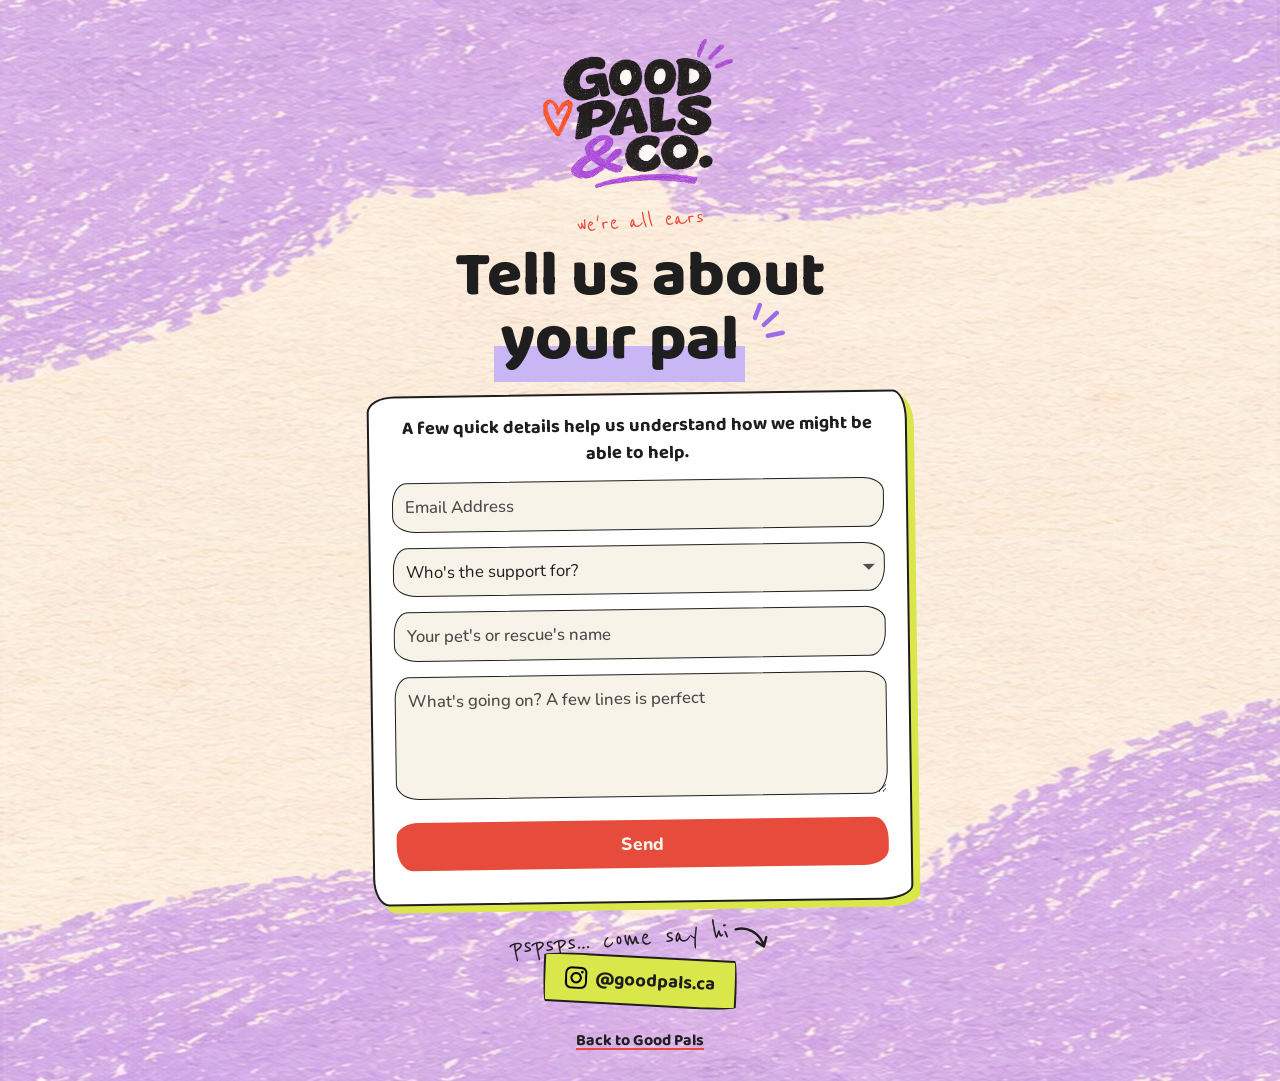
<file: story.html>
<!DOCTYPE html>
<html lang="en">
<head>
  <meta charset="UTF-8">
  <meta name="viewport" content="width=device-width, initial-scale=1.0">
  <title>Tell us about your pal | Good Pals & Co.</title>
  <meta name="robots" content="noindex">

  <link rel="icon" href="favicon.ico">
  <link rel="preconnect" href="https://fonts.googleapis.com">
  <link rel="preconnect" href="https://fonts.gstatic.com" crossorigin>
  <link href="https://fonts.googleapis.com/css2?family=Baloo+2:wght@500;700;800&family=Reenie+Beanie&family=Nunito:wght@500;600;700;800&display=swap" rel="stylesheet">
  <link rel="stylesheet" href="style.css?v=34">
</head>
<body class="thanks">
  <main>
    <img class="logo" src="logo.png" alt="Good Pals & Co." style="width:min(200px,55vw);"
         onerror="this.style.display='none';">

    <p class="note">we're all ears</p>
    <h1>
      Tell us about <span class="nowrap"><span class="swash">your pal</span><svg class="sparks" viewBox="0 0 40 40" aria-hidden="true">
        <path d="M8 16 L13 3"/>
        <path d="M17 23 L30 11"/>
        <path d="M21 34 L36 31"/>
      </svg></span>
    </h1>

    <div class="card story-card">
      <p class="story-intro">A few quick details help us understand how we might be able to help.</p>
<form action="https://app.kit.com/forms/10178672/subscriptions" class="formkit-form" method="post" data-uid="c3f50ff087" data-format="inline" data-version="5" min-width="400 500 600 700 800"><div data-style="clean"><ul class="formkit-alert formkit-alert-error" data-element="errors" data-group="alert"></ul><div data-element="fields" data-stacked="true" class="seva-fields formkit-fields"><div class="formkit-field"><input class="formkit-input" name="email_address" aria-label="Email Address" placeholder="Email Address" required="" type="email" style="color: rgb(30, 30, 30); border-color: rgb(247, 243, 232); border-radius: 4px; font-weight: 400;"></div><div class="formkit-field"><div data-group="dropdown" class="formkit-5103" type="Custom" order="1" custom_field_key="first_name" custom_field_label="First Name" group="field" save_as="Tag"><select class="formkit-select" data-element="tags-select" name="tags[]" required="" style="color: rgb(30, 30, 30); border-color: rgb(247, 243, 232); border-radius: 4px; font-weight: 400;"><option value="">Who's the support for?</option><option value="25746499">Rescue/Organization</option><option value="25746496">Individual Pet</option></select></div></div><div class="formkit-field"><input class="formkit-input" aria-label="Your pet's or rescue's name" name="fields[pet_or_rescue_name]" required="" placeholder="Your pet's or rescue's name" type="text" style="color: rgb(30, 30, 30); border-color: rgb(247, 243, 232); border-radius: 4px; font-weight: 400;"></div><div class="formkit-field"><textarea class="formkit-input" aria-label="What's going on? A few lines is perfect" name="fields[story]" required="" placeholder="What's going on? A few lines is perfect" rows="4" style="color: rgb(30, 30, 30); border-color: rgb(247, 243, 232); border-radius: 4px; font-weight: 400;"></textarea></div><button data-element="submit" class="formkit-submit formkit-submit" style="color: rgb(247, 243, 232); background-color: rgb(230, 75, 59); border-radius: 4px; font-weight: 400;"><div class="formkit-spinner"><div></div><div></div><div></div></div><span class="">Send</span></button></div></div><style>.formkit-form[data-uid="c3f50ff087"] *{box-sizing:border-box;}.formkit-form[data-uid="c3f50ff087"]{-webkit-font-smoothing:antialiased;-moz-osx-font-smoothing:grayscale;}.formkit-form[data-uid="c3f50ff087"] legend{border:none;font-size:inherit;margin-bottom:10px;padding:0;position:relative;display:table;}.formkit-form[data-uid="c3f50ff087"] fieldset{border:0;padding:0.01em 0 0 0;margin:0;min-width:0;}.formkit-form[data-uid="c3f50ff087"] body:not(:-moz-handler-blocked) fieldset{display:table-cell;}.formkit-form[data-uid="c3f50ff087"] h1,.formkit-form[data-uid="c3f50ff087"] h2,.formkit-form[data-uid="c3f50ff087"] h3,.formkit-form[data-uid="c3f50ff087"] h4,.formkit-form[data-uid="c3f50ff087"] h5,.formkit-form[data-uid="c3f50ff087"] h6{color:inherit;font-size:inherit;font-weight:inherit;}.formkit-form[data-uid="c3f50ff087"] h2{font-size:1.5em;margin:1em 0;}.formkit-form[data-uid="c3f50ff087"] h3{font-size:1.17em;margin:1em 0;}.formkit-form[data-uid="c3f50ff087"] p{color:inherit;font-size:inherit;font-weight:inherit;}.formkit-form[data-uid="c3f50ff087"] ol:not([template-default]),.formkit-form[data-uid="c3f50ff087"] ul:not([template-default]),.formkit-form[data-uid="c3f50ff087"] blockquote:not([template-default]){text-align:left;}.formkit-form[data-uid="c3f50ff087"] p:not([template-default]),.formkit-form[data-uid="c3f50ff087"] hr:not([template-default]),.formkit-form[data-uid="c3f50ff087"] blockquote:not([template-default]),.formkit-form[data-uid="c3f50ff087"] ol:not([template-default]),.formkit-form[data-uid="c3f50ff087"] ul:not([template-default]){color:inherit;font-style:initial;}.formkit-form[data-uid="c3f50ff087"] .ordered-list,.formkit-form[data-uid="c3f50ff087"] .unordered-list{list-style-position:outside !important;padding-left:1em;}.formkit-form[data-uid="c3f50ff087"] .list-item{padding-left:0;}.formkit-form[data-uid="c3f50ff087"][data-format="modal"]{display:none;}.formkit-form[data-uid="c3f50ff087"][data-format="slide in"]{display:none;}.formkit-form[data-uid="c3f50ff087"][data-format="sticky bar"]{display:none;}.formkit-sticky-bar .formkit-form[data-uid="c3f50ff087"][data-format="sticky bar"]{display:block;}.formkit-form[data-uid="c3f50ff087"] .formkit-input,.formkit-form[data-uid="c3f50ff087"] .formkit-select,.formkit-form[data-uid="c3f50ff087"] .formkit-checkboxes{width:100%;}.formkit-form[data-uid="c3f50ff087"] .formkit-button,.formkit-form[data-uid="c3f50ff087"] .formkit-submit{border:0;border-radius:5px;color:#ffffff;cursor:pointer;display:inline-block;text-align:center;font-size:15px;font-weight:500;cursor:pointer;margin-bottom:15px;overflow:hidden;padding:0;position:relative;vertical-align:middle;}.formkit-form[data-uid="c3f50ff087"] .formkit-button:hover,.formkit-form[data-uid="c3f50ff087"] .formkit-submit:hover,.formkit-form[data-uid="c3f50ff087"] .formkit-button:focus,.formkit-form[data-uid="c3f50ff087"] .formkit-submit:focus{outline:none;}.formkit-form[data-uid="c3f50ff087"] .formkit-button:hover > span,.formkit-form[data-uid="c3f50ff087"] .formkit-submit:hover > span,.formkit-form[data-uid="c3f50ff087"] .formkit-button:focus > span,.formkit-form[data-uid="c3f50ff087"] .formkit-submit:focus > span{background-color:rgba(0,0,0,0.1);}.formkit-form[data-uid="c3f50ff087"] .formkit-button > span,.formkit-form[data-uid="c3f50ff087"] .formkit-submit > span{display:block;-webkit-transition:all 300ms ease-in-out;transition:all 300ms ease-in-out;padding:12px 24px;}.formkit-form[data-uid="c3f50ff087"] .formkit-input{background:#ffffff;font-size:15px;padding:12px;border:1px solid #e3e3e3;-webkit-flex:1 0 auto;-ms-flex:1 0 auto;flex:1 0 auto;line-height:1.4;margin:0;-webkit-transition:border-color ease-out 300ms;transition:border-color ease-out 300ms;}.formkit-form[data-uid="c3f50ff087"] .formkit-input:focus{outline:none;border-color:#1677be;-webkit-transition:border-color ease 300ms;transition:border-color ease 300ms;}.formkit-form[data-uid="c3f50ff087"] .formkit-input::-webkit-input-placeholder{color:inherit;opacity:0.8;}.formkit-form[data-uid="c3f50ff087"] .formkit-input::-moz-placeholder{color:inherit;opacity:0.8;}.formkit-form[data-uid="c3f50ff087"] .formkit-input:-ms-input-placeholder{color:inherit;opacity:0.8;}.formkit-form[data-uid="c3f50ff087"] .formkit-input::placeholder{color:inherit;opacity:0.8;}.formkit-form[data-uid="c3f50ff087"] [data-group="dropdown"]{position:relative;display:inline-block;width:100%;}.formkit-form[data-uid="c3f50ff087"] [data-group="dropdown"]::before{content:"";top:calc(50% - 2.5px);right:10px;position:absolute;pointer-events:none;border-color:#4f4f4f transparent transparent transparent;border-style:solid;border-width:6px 6px 0 6px;height:0;width:0;z-index:999;}.formkit-form[data-uid="c3f50ff087"] [data-group="dropdown"] select{height:auto;width:100%;cursor:pointer;color:#333333;line-height:1.4;margin-bottom:0;padding:0 6px;-webkit-appearance:none;-moz-appearance:none;appearance:none;font-size:15px;padding:12px;padding-right:25px;border:1px solid #e3e3e3;background:#ffffff;}.formkit-form[data-uid="c3f50ff087"] [data-group="dropdown"] select:focus{outline:none;}.formkit-form[data-uid="c3f50ff087"] [data-group="checkboxes"]{text-align:left;margin:0;}.formkit-form[data-uid="c3f50ff087"] [data-group="checkboxes"] [data-group="checkbox"]{margin-bottom:10px;}.formkit-form[data-uid="c3f50ff087"] [data-group="checkboxes"] [data-group="checkbox"] *{cursor:pointer;}.formkit-form[data-uid="c3f50ff087"] [data-group="checkboxes"] [data-group="checkbox"]:last-of-type{margin-bottom:0;}.formkit-form[data-uid="c3f50ff087"] [data-group="checkboxes"] [data-group="checkbox"] input[type="checkbox"]{display:none;}.formkit-form[data-uid="c3f50ff087"] [data-group="checkboxes"] [data-group="checkbox"] input[type="checkbox"] + label::after{content:none;}.formkit-form[data-uid="c3f50ff087"] [data-group="checkboxes"] [data-group="checkbox"] input[type="checkbox"]:checked + label::after{border-color:#ffffff;content:"";}.formkit-form[data-uid="c3f50ff087"] [data-group="checkboxes"] [data-group="checkbox"] input[type="checkbox"]:checked + label::before{background:#10bf7a;border-color:#10bf7a;}.formkit-form[data-uid="c3f50ff087"] [data-group="checkboxes"] [data-group="checkbox"] label{position:relative;display:inline-block;padding-left:28px;}.formkit-form[data-uid="c3f50ff087"] [data-group="checkboxes"] [data-group="checkbox"] label::before,.formkit-form[data-uid="c3f50ff087"] [data-group="checkboxes"] [data-group="checkbox"] label::after{position:absolute;content:"";display:inline-block;}.formkit-form[data-uid="c3f50ff087"] [data-group="checkboxes"] [data-group="checkbox"] label::before{height:16px;width:16px;border:1px solid #e3e3e3;background:#ffffff;left:0px;top:3px;}.formkit-form[data-uid="c3f50ff087"] [data-group="checkboxes"] [data-group="checkbox"] label::after{height:4px;width:8px;border-left:2px solid #4d4d4d;border-bottom:2px solid #4d4d4d;-webkit-transform:rotate(-45deg);-ms-transform:rotate(-45deg);transform:rotate(-45deg);left:4px;top:8px;}.formkit-form[data-uid="c3f50ff087"] .formkit-alert{background:#f9fafb;border:1px solid #e3e3e3;border-radius:5px;-webkit-flex:1 0 auto;-ms-flex:1 0 auto;flex:1 0 auto;list-style:none;margin:25px auto;padding:12px;text-align:center;width:100%;}.formkit-form[data-uid="c3f50ff087"] .formkit-alert:empty{display:none;}.formkit-form[data-uid="c3f50ff087"] .formkit-alert-success{background:#d3fbeb;border-color:#10bf7a;color:#0c905c;}.formkit-form[data-uid="c3f50ff087"] .formkit-alert-error{background:#fde8e2;border-color:#f2643b;color:#ea4110;}.formkit-form[data-uid="c3f50ff087"] .formkit-spinner{display:-webkit-box;display:-webkit-flex;display:-ms-flexbox;display:flex;height:0px;width:0px;margin:0 auto;position:absolute;top:0;left:0;right:0;width:0px;overflow:hidden;text-align:center;-webkit-transition:all 300ms ease-in-out;transition:all 300ms ease-in-out;}.formkit-form[data-uid="c3f50ff087"] .formkit-spinner > div{margin:auto;width:12px;height:12px;background-color:#fff;opacity:0.3;border-radius:100%;display:inline-block;-webkit-animation:formkit-bouncedelay-formkit-form-data-uid-c3f50ff087- 1.4s infinite ease-in-out both;animation:formkit-bouncedelay-formkit-form-data-uid-c3f50ff087- 1.4s infinite ease-in-out both;}.formkit-form[data-uid="c3f50ff087"] .formkit-spinner > div:nth-child(1){-webkit-animation-delay:-0.32s;animation-delay:-0.32s;}.formkit-form[data-uid="c3f50ff087"] .formkit-spinner > div:nth-child(2){-webkit-animation-delay:-0.16s;animation-delay:-0.16s;}.formkit-form[data-uid="c3f50ff087"] .formkit-submit[data-active] .formkit-spinner{opacity:1;height:100%;width:50px;}.formkit-form[data-uid="c3f50ff087"] .formkit-submit[data-active] .formkit-spinner ~ span{opacity:0;}.formkit-form[data-uid="c3f50ff087"] .formkit-powered-by[data-active="false"]{opacity:0.35;}.formkit-form[data-uid="c3f50ff087"] .formkit-powered-by-convertkit-container{display:-webkit-box;display:-webkit-flex;display:-ms-flexbox;display:flex;width:100%;margin:10px 0;position:relative;}.formkit-form[data-uid="c3f50ff087"] .formkit-powered-by-convertkit-container[data-active="false"]{opacity:0.35;}.formkit-form[data-uid="c3f50ff087"] .formkit-powered-by-convertkit{-webkit-align-items:center;-webkit-box-align:center;-ms-flex-align:center;align-items:center;background-color:#ffffff;border-radius:9px;color:#3d3d3d;cursor:pointer;display:block;height:36px;margin:0 auto;opacity:0.95;padding:0;-webkit-text-decoration:none;text-decoration:none;text-indent:100%;-webkit-transition:ease-in-out all 200ms;transition:ease-in-out all 200ms;white-space:nowrap;overflow:hidden;-webkit-user-select:none;-moz-user-select:none;-ms-user-select:none;user-select:none;width:157px;background-repeat:no-repeat;background-position:center;background-image:url("data:image/svg+xml;charset=utf8,%3Csvg width='133' height='36' viewBox='0 0 133 36' fill='none' xmlns='http://www.w3.org/2000/svg'%3E%3Cpath d='M0.861 25.5C0.735 25.5 0.651 25.416 0.651 25.29V10.548C0.651 10.422 0.735 10.338 0.861 10.338H6.279C9.072 10.338 10.668 11.451 10.668 13.824C10.668 15.819 9.219 16.932 8.001 17.226C7.707 17.268 7.707 17.625 8.022 17.688C9.912 18.108 11.088 19.116 11.088 21.321C11.088 23.715 9.429 25.5 6.426 25.5H0.861ZM5.397 23.085C6.825 23.085 7.518 22.224 7.518 21.006C7.518 19.683 6.825 18.948 5.397 18.948H4.2V23.085H5.397ZM5.313 16.617C6.51 16.617 7.245 15.945 7.245 14.601C7.245 13.383 6.51 12.753 5.25 12.753H4.2V16.617H5.313ZM17.9758 23.883C17.9758 23.568 17.6608 23.505 17.5348 23.799C17.0308 24.954 16.1698 25.731 14.5528 25.731C12.8728 25.731 12.0958 24.471 12.0958 22.707V14.937C12.0958 14.811 12.1798 14.727 12.3058 14.727H15.2248C15.3508 14.727 15.4348 14.811 15.4348 14.937V21.657C15.4348 22.581 15.7708 23.022 16.4638 23.022C17.1778 23.022 17.6188 22.581 17.6188 21.657V14.937C17.6188 14.811 17.7028 14.727 17.8288 14.727H20.7478C20.8738 14.727 20.9578 14.811 20.9578 14.937V25.29C20.9578 25.416 20.8738 25.5 20.7478 25.5H18.1858C18.0598 25.5 17.9758 25.416 17.9758 25.29V23.883ZM25.6141 25.29C25.6141 25.416 25.5301 25.5 25.4041 25.5H22.4851C22.3591 25.5 22.2751 25.416 22.2751 25.29V14.937C22.2751 14.811 22.3591 14.727 22.4851 14.727H25.4041C25.5301 14.727 25.6141 14.811 25.6141 14.937V25.29ZM23.9131 13.74C22.8001 13.74 22.0441 12.942 22.0441 11.934C22.0441 10.926 22.8001 10.107 23.9131 10.107C25.0051 10.107 25.7611 10.926 25.7611 11.934C25.7611 12.942 25.0051 13.74 23.9131 13.74ZM26.7883 10.548C26.7883 10.422 26.8723 10.338 26.9983 10.338H29.9173C30.0433 10.338 30.1273 10.422 30.1273 10.548V22.056C30.1273 22.749 30.2533 23.085 30.8203 23.085C31.0093 23.085 31.1983 23.043 31.3663 23.001C31.5133 22.959 31.6183 22.959 31.6183 23.127V25.059C31.6183 25.164 31.5763 25.269 31.4923 25.311C30.9673 25.521 30.2953 25.71 29.5813 25.71C27.7123 25.71 26.7883 24.639 26.7883 22.476V10.548ZM32.4237 14.727C32.8227 14.727 32.9277 14.538 32.9697 14.055L33.1167 12.039C33.1167 11.913 33.2217 11.829 33.3477 11.829H35.8887C36.0147 11.829 36.0987 11.913 36.0987 12.039V14.517C36.0987 14.643 36.1827 14.727 36.3087 14.727H38.2827C38.4087 14.727 38.4927 14.811 38.4927 14.937V16.659C38.4927 16.785 38.4087 16.869 38.2827 16.869H36.0777V22.056C36.0777 22.875 36.5397 23.085 37.0647 23.085C37.4847 23.085 37.9467 22.938 38.3247 22.707C38.4717 22.623 38.5767 22.665 38.5767 22.833V24.828C38.5767 24.933 38.5347 25.017 38.4507 25.08C37.8417 25.458 36.9807 25.71 36.0357 25.71C34.2927 25.71 32.7387 24.912 32.7387 22.476V16.869H31.8567C31.7307 16.869 31.6467 16.785 31.6467 16.659V14.937C31.6467 14.811 31.7307 14.727 31.8567 14.727H32.4237ZM51.3808 14.727C51.5068 14.727 51.5908 14.79 51.6118 14.916L52.3888 19.851L52.5778 21.174C52.6198 21.468 52.9558 21.468 52.9768 21.174C53.0398 20.712 53.0818 20.271 53.1658 19.83L53.8798 14.916C53.9008 14.79 53.9848 14.727 54.1108 14.727H56.6728C56.8198 14.727 56.8828 14.811 56.8618 14.958L54.6778 25.311C54.6568 25.437 54.5728 25.5 54.4468 25.5H51.3178C51.1918 25.5 51.1078 25.437 51.0868 25.311L50.1208 20.082L49.8898 18.633C49.8688 18.444 49.6588 18.444 49.6378 18.633L49.4068 20.103L48.5458 25.311C48.5248 25.437 48.4408 25.5 48.3148 25.5H45.2068C45.0808 25.5 44.9968 25.437 44.9758 25.311L42.8128 14.958C42.7918 14.811 42.8548 14.727 43.0018 14.727H45.9628C46.0888 14.727 46.1728 14.79 46.1938 14.916L46.9288 19.83C47.0128 20.271 47.0758 20.754 47.1388 21.195C47.2018 21.51 47.4748 21.531 47.5378 21.195L47.7478 19.872L48.6088 14.916C48.6298 14.79 48.7138 14.727 48.8398 14.727H51.3808ZM61.1582 25.29C61.1582 25.416 61.0742 25.5 60.9482 25.5H58.0292C57.9032 25.5 57.8192 25.416 57.8192 25.29V14.937C57.8192 14.811 57.9032 14.727 58.0292 14.727H60.9482C61.0742 14.727 61.1582 14.811 61.1582 14.937V25.29ZM59.4572 13.74C58.3442 13.74 57.5882 12.942 57.5882 11.934C57.5882 10.926 58.3442 10.107 59.4572 10.107C60.5492 10.107 61.3052 10.926 61.3052 11.934C61.3052 12.942 60.5492 13.74 59.4572 13.74ZM62.8154 14.727C63.2144 14.727 63.3194 14.538 63.3614 14.055L63.5084 12.039C63.5084 11.913 63.6134 11.829 63.7394 11.829H66.2804C66.4064 11.829 66.4904 11.913 66.4904 12.039V14.517C66.4904 14.643 66.5744 14.727 66.7004 14.727H68.6744C68.8004 14.727 68.8844 14.811 68.8844 14.937V16.659C68.8844 16.785 68.8004 16.869 68.6744 16.869H66.4694V22.056C66.4694 22.875 66.9314 23.085 67.4564 23.085C67.8764 23.085 68.3384 22.938 68.7164 22.707C68.8634 22.623 68.9684 22.665 68.9684 22.833V24.828C68.9684 24.933 68.9264 25.017 68.8424 25.08C68.2334 25.458 67.3724 25.71 66.4274 25.71C64.6844 25.71 63.1304 24.912 63.1304 22.476V16.869H62.2484C62.1224 16.869 62.0384 16.785 62.0384 16.659V14.937C62.0384 14.811 62.1224 14.727 62.2484 14.727H62.8154ZM73.4298 16.323C73.4298 16.638 73.7868 16.68 73.9128 16.407C74.3748 15.315 75.1308 14.496 76.6008 14.496C78.2178 14.496 78.9528 15.609 78.9528 17.373V25.29C78.9528 25.416 78.8688 25.5 78.7428 25.5H75.8238C75.6978 25.5 75.6138 25.416 75.6138 25.29V18.633C75.6138 17.709 75.2778 17.268 74.5848 17.268C73.8708 17.268 73.4298 17.709 73.4298 18.633V25.29C73.4298 25.416 73.3458 25.5 73.2198 25.5H70.3008C70.1748 25.5 70.0908 25.416 70.0908 25.29V10.548C70.0908 10.422 70.1748 10.338 70.3008 10.338H73.2198C73.3458 10.338 73.4298 10.422 73.4298 10.548V16.323Z' fill='%231E1E1E'/%3E%3Cpath d='M100.132 16.3203C105.58 17.3761 107.272 22.4211 107.318 27.4961C107.318 27.6101 107.226 27.7041 107.112 27.7041H100.252C100.138 27.7041 100.046 27.6121 100.046 27.5001C100.026 23.5629 99.3877 20.0896 95.4865 19.9396C95.3705 19.9356 95.2725 20.0276 95.2725 20.1456V27.5001C95.2725 27.6141 95.1806 27.7061 95.0666 27.7061H88.206C88.092 27.7061 88 27.6141 88 27.5001V8.75585C88 8.64187 88.092 8.54989 88.206 8.54989H95.0686C95.1826 8.54989 95.2745 8.64187 95.2745 8.75585V15.7764C95.2745 15.8804 95.3585 15.9644 95.4625 15.9644C95.5445 15.9644 95.6185 15.9104 95.6425 15.8324C97.4081 10.0416 100.709 8.58588 106.07 8.55189C106.184 8.55189 106.276 8.64387 106.276 8.75785V15.7604C106.276 15.8744 106.184 15.9664 106.07 15.9664H100.166C100.066 15.9664 99.9856 16.0464 99.9856 16.1464C99.9856 16.2304 100.048 16.3043 100.132 16.3203ZM118.918 20.7095V16.1704C118.918 16.0564 119.01 15.9644 119.124 15.9644H124.173C124.273 15.9644 124.353 15.8844 124.353 15.7844C124.353 15.6985 124.291 15.6245 124.207 15.6085C120.256 14.8246 118.432 12.5511 118.37 8.75585C118.368 8.64387 118.458 8.54989 118.572 8.54989H125.986C126.1 8.54989 126.192 8.64187 126.192 8.75585V11.9532C126.192 12.0672 126.284 12.1592 126.398 12.1592H130.649C130.763 12.1592 130.855 12.2511 130.855 12.3651V15.7624C130.855 15.8764 130.763 15.9684 130.649 15.9684H126.398C126.284 15.9684 126.192 16.0604 126.192 16.1744V19.8356C126.192 21.1294 126.986 21.5553 128.04 21.5553C129.692 21.5553 131.323 20.8114 131.977 20.4735C132.113 20.4035 132.277 20.5015 132.277 20.6555V26.3543C132.277 26.5063 132.193 26.6463 132.059 26.7183C131.413 27.0582 129.418 28 127.136 28C122.435 27.996 118.918 26.0824 118.918 20.7095ZM109.266 27.4981V16.1704C109.266 16.0564 109.358 15.9644 109.472 15.9644H116.334C116.448 15.9644 116.54 16.0564 116.54 16.1704V27.4981C116.54 27.6121 116.448 27.7041 116.334 27.7041H109.472C109.358 27.7021 109.266 27.6101 109.266 27.4981ZM108.876 11.4913C108.876 13.4189 110.238 14.9826 112.853 14.9826C115.469 14.9826 116.83 13.4189 116.83 11.4913C116.83 9.56369 115.471 8 112.853 8C110.238 8 108.876 9.56369 108.876 11.4913Z' fill='%231E1E1E'/%3E%3C/svg%3E");}.formkit-form[data-uid="c3f50ff087"] .formkit-powered-by-convertkit:hover,.formkit-form[data-uid="c3f50ff087"] .formkit-powered-by-convertkit:focus{background-color:#ffffff;-webkit-transform:scale(1.025) perspective(1px);-ms-transform:scale(1.025) perspective(1px);transform:scale(1.025) perspective(1px);opacity:1;}.formkit-form[data-uid="c3f50ff087"] .formkit-powered-by-convertkit[data-variant="dark"],.formkit-form[data-uid="c3f50ff087"] .formkit-powered-by-convertkit[data-variant="light"]{background-color:transparent;border-color:transparent;width:133px;}.formkit-form[data-uid="c3f50ff087"] .formkit-powered-by-convertkit[data-variant="light"]{color:#ffffff;background-image:url("data:image/svg+xml;charset=utf8,%3Csvg width='133' height='36' viewBox='0 0 133 36' fill='none' xmlns='http://www.w3.org/2000/svg'%3E%3Cpath d='M0.861 25.5C0.735 25.5 0.651 25.416 0.651 25.29V10.548C0.651 10.422 0.735 10.338 0.861 10.338H6.279C9.072 10.338 10.668 11.451 10.668 13.824C10.668 15.819 9.219 16.932 8.001 17.226C7.707 17.268 7.707 17.625 8.022 17.688C9.912 18.108 11.088 19.116 11.088 21.321C11.088 23.715 9.429 25.5 6.426 25.5H0.861ZM5.397 23.085C6.825 23.085 7.518 22.224 7.518 21.006C7.518 19.683 6.825 18.948 5.397 18.948H4.2V23.085H5.397ZM5.313 16.617C6.51 16.617 7.245 15.945 7.245 14.601C7.245 13.383 6.51 12.753 5.25 12.753H4.2V16.617H5.313ZM17.9758 23.883C17.9758 23.568 17.6608 23.505 17.5348 23.799C17.0308 24.954 16.1698 25.731 14.5528 25.731C12.8728 25.731 12.0958 24.471 12.0958 22.707V14.937C12.0958 14.811 12.1798 14.727 12.3058 14.727H15.2248C15.3508 14.727 15.4348 14.811 15.4348 14.937V21.657C15.4348 22.581 15.7708 23.022 16.4638 23.022C17.1778 23.022 17.6188 22.581 17.6188 21.657V14.937C17.6188 14.811 17.7028 14.727 17.8288 14.727H20.7478C20.8738 14.727 20.9578 14.811 20.9578 14.937V25.29C20.9578 25.416 20.8738 25.5 20.7478 25.5H18.1858C18.0598 25.5 17.9758 25.416 17.9758 25.29V23.883ZM25.6141 25.29C25.6141 25.416 25.5301 25.5 25.4041 25.5H22.4851C22.3591 25.5 22.2751 25.416 22.2751 25.29V14.937C22.2751 14.811 22.3591 14.727 22.4851 14.727H25.4041C25.5301 14.727 25.6141 14.811 25.6141 14.937V25.29ZM23.9131 13.74C22.8001 13.74 22.0441 12.942 22.0441 11.934C22.0441 10.926 22.8001 10.107 23.9131 10.107C25.0051 10.107 25.7611 10.926 25.7611 11.934C25.7611 12.942 25.0051 13.74 23.9131 13.74ZM26.7883 10.548C26.7883 10.422 26.8723 10.338 26.9983 10.338H29.9173C30.0433 10.338 30.1273 10.422 30.1273 10.548V22.056C30.1273 22.749 30.2533 23.085 30.8203 23.085C31.0093 23.085 31.1983 23.043 31.3663 23.001C31.5133 22.959 31.6183 22.959 31.6183 23.127V25.059C31.6183 25.164 31.5763 25.269 31.4923 25.311C30.9673 25.521 30.2953 25.71 29.5813 25.71C27.7123 25.71 26.7883 24.639 26.7883 22.476V10.548ZM32.4237 14.727C32.8227 14.727 32.9277 14.538 32.9697 14.055L33.1167 12.039C33.1167 11.913 33.2217 11.829 33.3477 11.829H35.8887C36.0147 11.829 36.0987 11.913 36.0987 12.039V14.517C36.0987 14.643 36.1827 14.727 36.3087 14.727H38.2827C38.4087 14.727 38.4927 14.811 38.4927 14.937V16.659C38.4927 16.785 38.4087 16.869 38.2827 16.869H36.0777V22.056C36.0777 22.875 36.5397 23.085 37.0647 23.085C37.4847 23.085 37.9467 22.938 38.3247 22.707C38.4717 22.623 38.5767 22.665 38.5767 22.833V24.828C38.5767 24.933 38.5347 25.017 38.4507 25.08C37.8417 25.458 36.9807 25.71 36.0357 25.71C34.2927 25.71 32.7387 24.912 32.7387 22.476V16.869H31.8567C31.7307 16.869 31.6467 16.785 31.6467 16.659V14.937C31.6467 14.811 31.7307 14.727 31.8567 14.727H32.4237ZM51.3808 14.727C51.5068 14.727 51.5908 14.79 51.6118 14.916L52.3888 19.851L52.5778 21.174C52.6198 21.468 52.9558 21.468 52.9768 21.174C53.0398 20.712 53.0818 20.271 53.1658 19.83L53.8798 14.916C53.9008 14.79 53.9848 14.727 54.1108 14.727H56.6728C56.8198 14.727 56.8828 14.811 56.8618 14.958L54.6778 25.311C54.6568 25.437 54.5728 25.5 54.4468 25.5H51.3178C51.1918 25.5 51.1078 25.437 51.0868 25.311L50.1208 20.082L49.8898 18.633C49.8688 18.444 49.6588 18.444 49.6378 18.633L49.4068 20.103L48.5458 25.311C48.5248 25.437 48.4408 25.5 48.3148 25.5H45.2068C45.0808 25.5 44.9968 25.437 44.9758 25.311L42.8128 14.958C42.7918 14.811 42.8548 14.727 43.0018 14.727H45.9628C46.0888 14.727 46.1728 14.79 46.1938 14.916L46.9288 19.83C47.0128 20.271 47.0758 20.754 47.1388 21.195C47.2018 21.51 47.4748 21.531 47.5378 21.195L47.7478 19.872L48.6088 14.916C48.6298 14.79 48.7138 14.727 48.8398 14.727H51.3808ZM61.1582 25.29C61.1582 25.416 61.0742 25.5 60.9482 25.5H58.0292C57.9032 25.5 57.8192 25.416 57.8192 25.29V14.937C57.8192 14.811 57.9032 14.727 58.0292 14.727H60.9482C61.0742 14.727 61.1582 14.811 61.1582 14.937V25.29ZM59.4572 13.74C58.3442 13.74 57.5882 12.942 57.5882 11.934C57.5882 10.926 58.3442 10.107 59.4572 10.107C60.5492 10.107 61.3052 10.926 61.3052 11.934C61.3052 12.942 60.5492 13.74 59.4572 13.74ZM62.8154 14.727C63.2144 14.727 63.3194 14.538 63.3614 14.055L63.5084 12.039C63.5084 11.913 63.6134 11.829 63.7394 11.829H66.2804C66.4064 11.829 66.4904 11.913 66.4904 12.039V14.517C66.4904 14.643 66.5744 14.727 66.7004 14.727H68.6744C68.8004 14.727 68.8844 14.811 68.8844 14.937V16.659C68.8844 16.785 68.8004 16.869 68.6744 16.869H66.4694V22.056C66.4694 22.875 66.9314 23.085 67.4564 23.085C67.8764 23.085 68.3384 22.938 68.7164 22.707C68.8634 22.623 68.9684 22.665 68.9684 22.833V24.828C68.9684 24.933 68.9264 25.017 68.8424 25.08C68.2334 25.458 67.3724 25.71 66.4274 25.71C64.6844 25.71 63.1304 24.912 63.1304 22.476V16.869H62.2484C62.1224 16.869 62.0384 16.785 62.0384 16.659V14.937C62.0384 14.811 62.1224 14.727 62.2484 14.727H62.8154ZM73.4298 16.323C73.4298 16.638 73.7868 16.68 73.9128 16.407C74.3748 15.315 75.1308 14.496 76.6008 14.496C78.2178 14.496 78.9528 15.609 78.9528 17.373V25.29C78.9528 25.416 78.8688 25.5 78.7428 25.5H75.8238C75.6978 25.5 75.6138 25.416 75.6138 25.29V18.633C75.6138 17.709 75.2778 17.268 74.5848 17.268C73.8708 17.268 73.4298 17.709 73.4298 18.633V25.29C73.4298 25.416 73.3458 25.5 73.2198 25.5H70.3008C70.1748 25.5 70.0908 25.416 70.0908 25.29V10.548C70.0908 10.422 70.1748 10.338 70.3008 10.338H73.2198C73.3458 10.338 73.4298 10.422 73.4298 10.548V16.323Z' fill='white'/%3E%3Cpath d='M100.132 16.3203C105.58 17.3761 107.272 22.4211 107.318 27.4961C107.318 27.6101 107.226 27.7041 107.112 27.7041H100.252C100.138 27.7041 100.046 27.6121 100.046 27.5001C100.026 23.5629 99.3877 20.0896 95.4865 19.9396C95.3705 19.9356 95.2725 20.0276 95.2725 20.1456V27.5001C95.2725 27.6141 95.1806 27.7061 95.0666 27.7061H88.206C88.092 27.7061 88 27.6141 88 27.5001V8.75585C88 8.64187 88.092 8.54989 88.206 8.54989H95.0686C95.1826 8.54989 95.2745 8.64187 95.2745 8.75585V15.7764C95.2745 15.8804 95.3585 15.9644 95.4625 15.9644C95.5445 15.9644 95.6185 15.9104 95.6425 15.8324C97.4081 10.0416 100.709 8.58588 106.07 8.55189C106.184 8.55189 106.276 8.64387 106.276 8.75785V15.7604C106.276 15.8744 106.184 15.9664 106.07 15.9664H100.166C100.066 15.9664 99.9856 16.0464 99.9856 16.1464C99.9856 16.2304 100.048 16.3043 100.132 16.3203ZM118.918 20.7095V16.1704C118.918 16.0564 119.01 15.9644 119.124 15.9644H124.173C124.273 15.9644 124.353 15.8844 124.353 15.7844C124.353 15.6985 124.291 15.6245 124.207 15.6085C120.256 14.8246 118.432 12.5511 118.37 8.75585C118.368 8.64387 118.458 8.54989 118.572 8.54989H125.986C126.1 8.54989 126.192 8.64187 126.192 8.75585V11.9532C126.192 12.0672 126.284 12.1592 126.398 12.1592H130.649C130.763 12.1592 130.855 12.2511 130.855 12.3651V15.7624C130.855 15.8764 130.763 15.9684 130.649 15.9684H126.398C126.284 15.9684 126.192 16.0604 126.192 16.1744V19.8356C126.192 21.1294 126.986 21.5553 128.04 21.5553C129.692 21.5553 131.323 20.8114 131.977 20.4735C132.113 20.4035 132.277 20.5015 132.277 20.6555V26.3543C132.277 26.5063 132.193 26.6463 132.059 26.7183C131.413 27.0582 129.418 28 127.136 28C122.435 27.996 118.918 26.0824 118.918 20.7095ZM109.266 27.4981V16.1704C109.266 16.0564 109.358 15.9644 109.472 15.9644H116.334C116.448 15.9644 116.54 16.0564 116.54 16.1704V27.4981C116.54 27.6121 116.448 27.7041 116.334 27.7041H109.472C109.358 27.7021 109.266 27.6101 109.266 27.4981ZM108.876 11.4913C108.876 13.4189 110.238 14.9826 112.853 14.9826C115.469 14.9826 116.83 13.4189 116.83 11.4913C116.83 9.56369 115.471 8 112.853 8C110.238 8 108.876 9.56369 108.876 11.4913Z' fill='white'/%3E%3C/svg%3E");}@-webkit-keyframes formkit-bouncedelay-formkit-form-data-uid-c3f50ff087-{0%,80%,100%{-webkit-transform:scale(0);-ms-transform:scale(0);transform:scale(0);}40%{-webkit-transform:scale(1);-ms-transform:scale(1);transform:scale(1);}}@keyframes formkit-bouncedelay-formkit-form-data-uid-c3f50ff087-{0%,80%,100%{-webkit-transform:scale(0);-ms-transform:scale(0);transform:scale(0);}40%{-webkit-transform:scale(1);-ms-transform:scale(1);transform:scale(1);}}.formkit-form[data-uid="c3f50ff087"] blockquote{padding:10px 20px;margin:0 0 20px;border-left:5px solid #e1e1e1;}.formkit-form[data-uid="c3f50ff087"] .seva-custom-content{padding:15px;font-size:16px;color:#fff;mix-blend-mode:difference;}.formkit-form[data-uid="c3f50ff087"] .formkit-modal.guard{max-width:420px;width:100%;} .formkit-form[data-uid="c3f50ff087"]{max-width:700px;}.formkit-form[data-uid="c3f50ff087"] [data-style="clean"]{width:100%;}.formkit-form[data-uid="c3f50ff087"] .formkit-fields{display:-webkit-box;display:-webkit-flex;display:-ms-flexbox;display:flex;-webkit-flex-wrap:wrap;-ms-flex-wrap:wrap;flex-wrap:wrap;margin:0 auto;}.formkit-form[data-uid="c3f50ff087"] .formkit-field,.formkit-form[data-uid="c3f50ff087"] .formkit-submit{margin:0 0 15px 0;-webkit-flex:1 0 100%;-ms-flex:1 0 100%;flex:1 0 100%;}.formkit-form[data-uid="c3f50ff087"] .formkit-powered-by-convertkit-container{margin:0;}.formkit-form[data-uid="c3f50ff087"] .formkit-submit{position:static;}.formkit-form[data-uid="c3f50ff087"][min-width~="700"] [data-style="clean"],.formkit-form[data-uid="c3f50ff087"][min-width~="800"] [data-style="clean"]{padding:10px;padding-top:56px;}.formkit-form[data-uid="c3f50ff087"][min-width~="700"] .formkit-fields[data-stacked="false"],.formkit-form[data-uid="c3f50ff087"][min-width~="800"] .formkit-fields[data-stacked="false"]{margin-left:-5px;margin-right:-5px;}.formkit-form[data-uid="c3f50ff087"][min-width~="700"] .formkit-fields[data-stacked="false"] .formkit-field,.formkit-form[data-uid="c3f50ff087"][min-width~="800"] .formkit-fields[data-stacked="false"] .formkit-field,.formkit-form[data-uid="c3f50ff087"][min-width~="700"] .formkit-fields[data-stacked="false"] .formkit-submit,.formkit-form[data-uid="c3f50ff087"][min-width~="800"] .formkit-fields[data-stacked="false"] .formkit-submit{margin:0 5px 15px 5px;}.formkit-form[data-uid="c3f50ff087"][min-width~="700"] .formkit-fields[data-stacked="false"] .formkit-field,.formkit-form[data-uid="c3f50ff087"][min-width~="800"] .formkit-fields[data-stacked="false"] .formkit-field{-webkit-flex:100 1 auto;-ms-flex:100 1 auto;flex:100 1 auto;}.formkit-form[data-uid="c3f50ff087"][min-width~="700"] .formkit-fields[data-stacked="false"] .formkit-submit,.formkit-form[data-uid="c3f50ff087"][min-width~="800"] .formkit-fields[data-stacked="false"] .formkit-submit{-webkit-flex:1 1 auto;-ms-flex:1 1 auto;flex:1 1 auto;} </style></form>
    </div>

    <div class="say-hi">
      <span class="scribble">
        pspsps… come say hi
        <svg class="arrow" viewBox="0 0 38 30" aria-hidden="true">
          <path d="M3 4 C 14 2, 26 8, 30 22"/>
          <path d="M23 18 L30 23 L33 14"/>
        </svg>
      </span>
      <a class="sticker" href="https://www.instagram.com/goodpals.ca/" target="_blank" rel="noopener" aria-label="Good Pals on Instagram"><img class="ig" src="instagram-icon.png" alt="" onerror="this.remove()"><span>@goodpals.ca</span></a>
    </div>

    <a class="home" href="./">Back to Good Pals</a>
  </main>

  <script>
    /* Pre-fill the email from the link in our Kit email, and hide that box */
    (function () {
      var email = '';
      new URLSearchParams(location.search).forEach(function (v) { if (!email && v.indexOf('@') > 0) email = v; });
      var form = document.querySelector('.story-card form');
      if (!form) return;
      var box = form.querySelector('input[name="email_address"]');
      if (email && box) {
        box.value = email;
        var field = box.closest('.formkit-field');
        if (field) field.style.display = 'none';
      }

      /* Send the answers to Kit without leaving the page */
      form.addEventListener('submit', function (e) {
        e.preventDefault();
        var btn = form.querySelector('.formkit-submit');
        if (btn) { btn.disabled = true; btn.querySelector('span').textContent = 'Sending…'; }
        fetch(form.action, {
          method: 'POST',
          mode: 'no-cors',
          headers: { 'Content-Type': 'application/x-www-form-urlencoded' },
          body: new URLSearchParams(new FormData(form)).toString()
        }).then(function () {
          form.innerHTML = '<p class="more-thanks">Thanks, pal. We read every story 💛</p>';
          var intro = document.querySelector('.story-intro'); if (intro) intro.remove();
        }).catch(function () {
          if (btn) { btn.disabled = false; btn.querySelector('span').textContent = 'Send'; }
          var msg = form.querySelector('.more-error') || form.appendChild(document.createElement('p'));
          msg.className = 'more-error';
          msg.textContent = "Hmm, that didn't send. Try again, or email hello@goodpals.ca";
        });
      });
    })();
  </script>
</body>
</html>
</file>
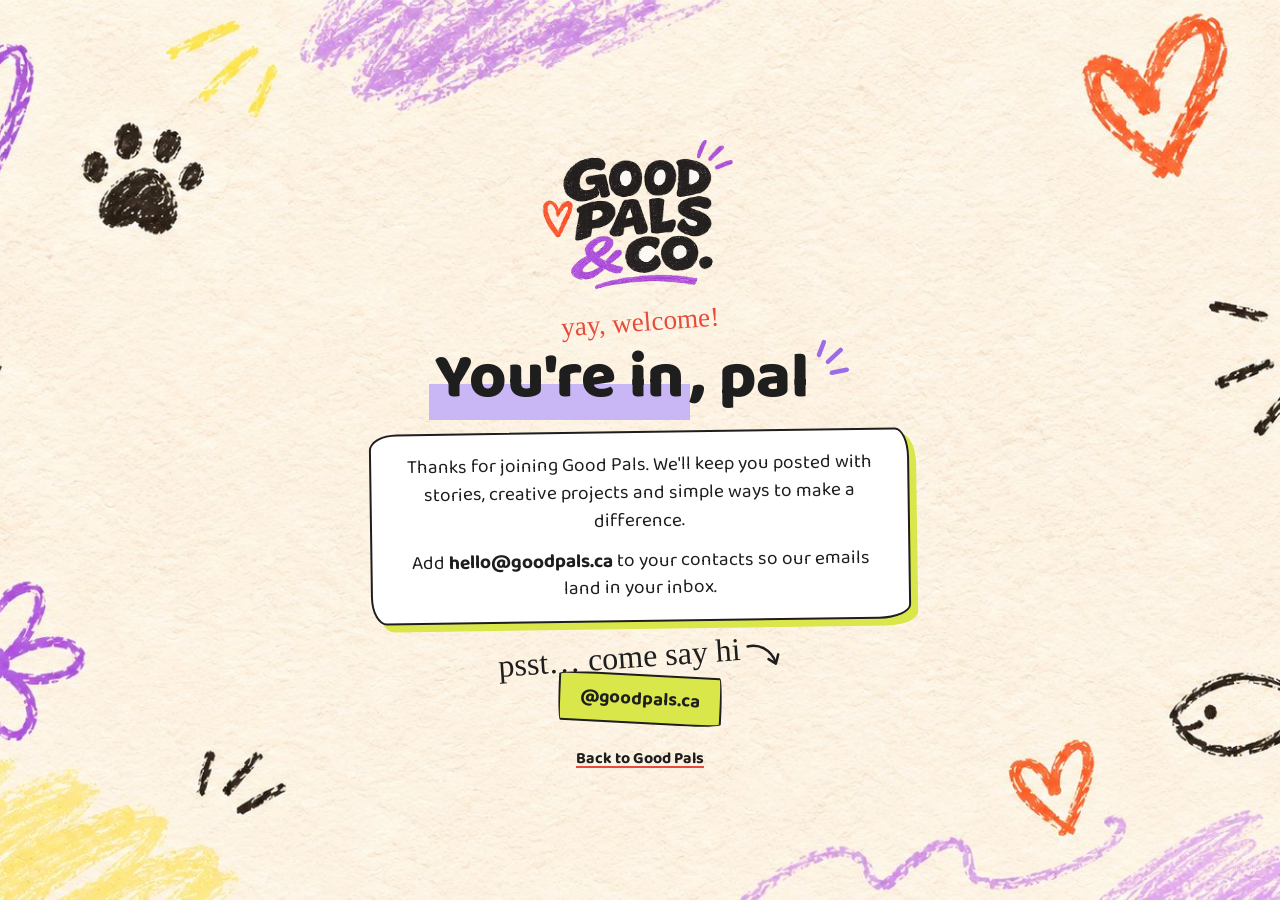
<file: thanks (1).html>
<!DOCTYPE html>
<html lang="en">
<head>
  <meta charset="UTF-8">
  <meta name="viewport" content="width=device-width, initial-scale=1.0">
  <title>You're in! | Good Pals & Co.</title>
  <meta name="robots" content="noindex">

  <link rel="preconnect" href="https://fonts.googleapis.com">
  <link rel="preconnect" href="https://fonts.gstatic.com" crossorigin>
  <link href="https://fonts.googleapis.com/css2?family=Baloo+2:wght@500;700;800&family=Caveat:wght@500;700&display=swap" rel="stylesheet">
  <link rel="stylesheet" href="style.css">
</head>
<body>
  <main>
    <img class="logo" src="logo.png" alt="Good Pals & Co." style="width:min(200px,55vw);"
         onerror="this.style.display='none';">

    <p class="note">yay, welcome!</p>
    <h1>
      <span class="swash">You're in</span>, pal<svg class="sparks" viewBox="0 0 40 40" aria-hidden="true">
        <path d="M8 16 L13 3"/>
        <path d="M17 23 L30 11"/>
        <path d="M21 34 L36 31"/>
      </svg>
    </h1>

    <div class="card">
      <p>Thanks for joining Good Pals. We'll keep you posted with stories, creative projects and simple ways to make a difference.</p>
      <p>Add <strong>hello@goodpals.ca</strong> to your contacts so our emails land in your inbox.</p>
    </div>

    <div class="say-hi">
      <span class="scribble">
        psst… come say hi
        <svg class="arrow" viewBox="0 0 38 30" aria-hidden="true">
          <path d="M3 4 C 14 2, 26 8, 30 22"/>
          <path d="M23 18 L30 23 L33 14"/>
        </svg>
      </span>
      <a class="sticker" href="https://www.instagram.com/goodpals.ca/" target="_blank" rel="noopener">@goodpals.ca</a>
    </div>

    <a class="home" href="./">Back to Good Pals</a>
  </main>
</body>
</html>
</file>
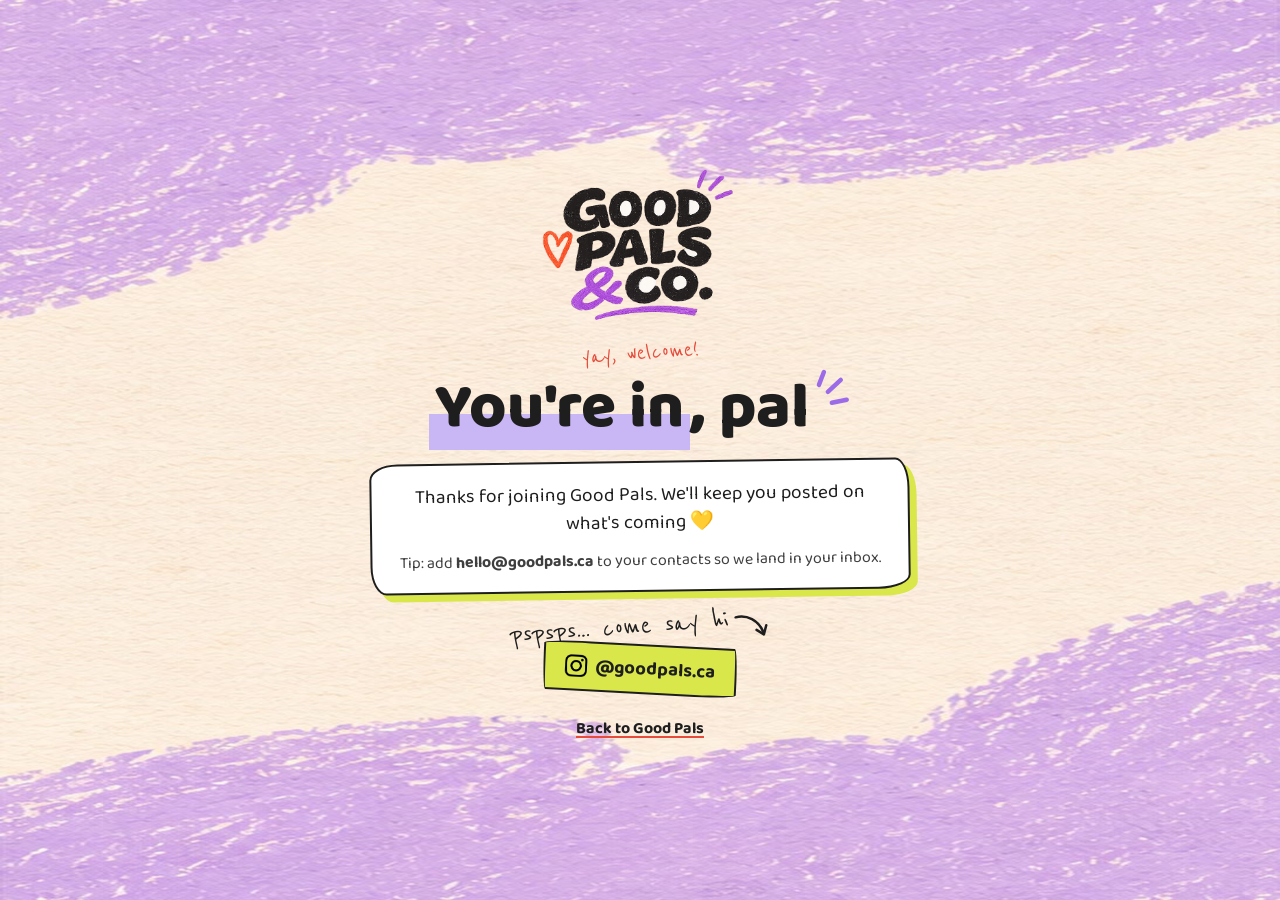
<file: thanks.html>
<!DOCTYPE html>
<html lang="en">
<head>
  <meta charset="UTF-8">
  <meta name="viewport" content="width=device-width, initial-scale=1.0">
  <title>You're in! | Good Pals & Co.</title>
  <meta name="robots" content="noindex">

  <link rel="icon" href="favicon.ico">
  <link rel="preconnect" href="https://fonts.googleapis.com">
  <link rel="preconnect" href="https://fonts.gstatic.com" crossorigin>
  <link href="https://fonts.googleapis.com/css2?family=Baloo+2:wght@500;700;800&family=Reenie+Beanie&family=Nunito:wght@500;600;700;800&display=swap" rel="stylesheet">
  <link rel="stylesheet" href="style.css?v=34">
</head>
<body class="thanks">
  <main>
    <img class="logo" src="logo.png" alt="Good Pals & Co." style="width:min(200px,55vw);"
         onerror="this.style.display='none';">

    <p class="note">yay, welcome!</p>
    <h1>
      <span class="swash">You're in</span>, <span class="nowrap">pal<svg class="sparks" viewBox="0 0 40 40" aria-hidden="true">
        <path d="M8 16 L13 3"/>
        <path d="M17 23 L30 11"/>
        <path d="M21 34 L36 31"/>
      </svg></span>
    </h1>

    <div class="card">
      <p>Thanks for joining Good Pals. We'll keep you posted on what's coming 💛</p>
      <p class="small">Tip: add <strong>hello@goodpals.ca</strong> to your contacts so we land in your inbox.</p>
    </div>

    <div class="say-hi">
      <span class="scribble">
        pspsps… come say hi
        <svg class="arrow" viewBox="0 0 38 30" aria-hidden="true">
          <path d="M3 4 C 14 2, 26 8, 30 22"/>
          <path d="M23 18 L30 23 L33 14"/>
        </svg>
      </span>
      <a class="sticker" href="https://www.instagram.com/goodpals.ca/" target="_blank" rel="noopener" aria-label="Good Pals on Instagram"><img class="ig" src="instagram-icon.png" alt="" onerror="this.remove()"><span>@goodpals.ca</span></a>
    </div>

    <a class="home" href="./">Back to Good Pals</a>
  </main>


</body>
</html>
</file>
<file: style.css>
/* =========================================
   Good Pals & Co. — shared site styles
   ========================================= */

:root {
  --ink: #1E1E1E;
  --tomato: #E64B3B;
  --citron: #D9E74A;
  --lilac: #C9B6F4;
  --lilac-deep: #9B6BE8;   /* marker purple, matches the logo's & and sparks */
  --cream: #F7F3E8;

  /* fonts: Baloo 2 = display, Nunito = forms/UI, Reenie Beanie = handwritten cheeky notes */
  --ui: 'Nunito', sans-serif;

  /* "hand-drawn" wobbly corners */
  --wobble: 255px 18px 225px 18px / 18px 225px 18px 255px;
  --wobble-soft: 28px 14px 32px 16px / 16px 30px 14px 28px;
}

* { box-sizing: border-box; margin: 0; padding: 0; }

body {
  color: var(--ink);
  font-family: 'Baloo 2', sans-serif;
  min-height: 100vh;
  display: flex;
  align-items: center;
  justify-content: center;
  padding: 48px 16px;
  text-align: center;

  /* Ellen's hand-drawn crayon backgrounds */
  background-color: var(--cream);
  background-image: url("bg-home.jpg?v=4");
  background-size: cover;
  background-position: center;
  background-repeat: no-repeat;
}

/* Phones: a version with doodles spread through, so the edges aren't cropped away */
@media (max-width: 700px) {
  body {
    background-image: url("bg-home-mobile.jpg?v=5");
    background-size: 100% auto;
    background-repeat: repeat-y;
    background-position: top center;
  }
}

/* Thank-you page: lilac crayon wash */
body.thanks {
  background-image: url("bg-thanks.jpg?v=3");
  background-position: center bottom;
}

main { max-width: 540px; width: 100%; }

/* ---------- Logo ---------- */
.logo {
  display: block;
  width: min(300px, 75vw);
  height: auto;
  margin: 0 auto 8px;
}

/* Text fallback if logo.png isn't uploaded yet */
.wordmark {
  font-weight: 800;
  font-size: clamp(2.8rem, 10vw, 4.4rem);
  line-height: 0.95;
  margin-bottom: 16px;
}
.wordmark .amp {
  font-family: 'Reenie Beanie', cursive;
  color: var(--lilac-deep);
}

/* ---------- Handwritten note ---------- */
.note {
  font-family: 'Reenie Beanie', cursive;
  font-size: 2.1rem;
  line-height: 1;
  color: var(--tomato);
  transform: rotate(-3deg);
  display: inline-block;
  margin-bottom: 6px;
}

/* ---------- Headings ---------- */
h1 {
  font-weight: 800;
  font-size: clamp(2.6rem, 9vw, 4rem);
  line-height: 1;
  margin-bottom: 20px;
}

/* Lilac marker swash behind a word */
.swash {
  background: linear-gradient(transparent 55%, var(--lilac) 55%, var(--lilac) 90%, transparent 90%);
  padding: 0 6px;
}

/* The three marker "spark" lines, like the logo */
.sparks {
  display: inline-block;
  width: 0.62em;
  height: 0.62em;
  vertical-align: top;
  margin-left: 2px;
  margin-top: -0.12em;
}
.sparks path {
  stroke: var(--lilac-deep);
  stroke-width: 4.5;
  stroke-linecap: round;
  fill: none;
}

/* citron highlighter swipe behind a phrase */
.swipe {
  background: linear-gradient(176deg, transparent 46%, var(--citron) 46%, var(--citron) 86%, transparent 86%);
  padding: 0 1px 0 2px;
  border-radius: 4px 10px 6px 12px;
  -webkit-box-decoration-break: clone;
  box-decoration-break: clone;
}

/* line break that only appears on phones */
.br-mobile { display: none; }
.nowrap { white-space: nowrap; }

.tagline {
  font-size: 1.25rem;
  line-height: 1.4;
  margin: 4px auto 30px;
  max-width: 420px;
}

/* ---------- Hand-drawn card ---------- */
.card {
  background: #fff;
  border: 2.5px solid var(--ink);
  border-radius: var(--wobble-soft);
  padding: 26px 24px;
  box-shadow: 7px 7px 0 var(--citron);
  transform: rotate(-0.8deg);
  position: relative;
  margin-bottom: 8px;
}

.card p {
  font-size: 1.2rem;
  line-height: 1.45;
}
.card p + p { margin-top: 12px; }
.card p.small { font-size: 1rem; opacity: 0.85; }

/* ---------- Instagram "come say hi" sticker ---------- */
.say-hi {
  margin-top: 36px;
  display: flex;
  flex-direction: column;
  align-items: center;
  gap: 2px;
}

.say-hi .scribble {
  font-family: 'Reenie Beanie', cursive;
  font-size: 2rem;
  line-height: 1;
  transform: rotate(-4deg);
  display: flex;
  align-items: flex-end;
  gap: 4px;
}

.say-hi .arrow {
  width: 38px;
  height: 30px;
  transform: translateY(8px);
}
.say-hi .arrow path {
  stroke: var(--ink);
  stroke-width: 2.5;
  stroke-linecap: round;
  stroke-linejoin: round;
  fill: none;
}

.sticker {
  display: inline-flex;
  align-items: center;
  gap: 8px;
  background: var(--citron);
  color: var(--ink);
  font-weight: 700;
  font-size: 1.15rem;
  text-decoration: none;
  padding: 8px 20px;
  border: 2px solid var(--ink);
  border-radius: var(--wobble);
  transform: rotate(3deg);
  transition: transform 0.15s ease;
}
.sticker:hover { transform: rotate(0deg) scale(1.05); }
.sticker .ig {
  width: 22px;
  height: 22px;
  display: block;
  flex: none;
}

/* ---------- Buttons / links ---------- */
.home {
  display: inline-block;
  margin-top: 22px;
  color: var(--ink);
  font-weight: 700;
  text-decoration-color: var(--tomato);
  text-decoration-thickness: 2px;
  text-underline-offset: 3px;
}

/* =========================================
   Kit form — strip Kit's look, use ours
   ========================================= */
.formkit-form {
  max-width: 100% !important;
  background: transparent !important;
  border: none !important;
  box-shadow: none !important;
  padding: 0 !important;
  font-family: 'Baloo 2', sans-serif !important;
}

.formkit-form [data-style="clean"],
.formkit-form [data-style="minimal"] {
  padding: 0 !important;
}

/* Our page already has the headline, so hide Kit's */
.formkit-form .formkit-header,
.formkit-form .formkit-subheader {
  display: none !important;
}

.formkit-form .formkit-fields {
  margin: 0 !important;
}

.formkit-input {
  font-family: var(--ui) !important;
  font-weight: 500 !important;
  font-size: 1.05rem !important;
  color: var(--ink) !important;
  background: var(--cream) !important;
  border: 1.5px solid var(--ink) !important;
  border-radius: 14px 22px 16px 24px / 22px 14px 24px 16px !important;
}

.formkit-submit {
  font-family: var(--ui) !important;
  font-weight: 800 !important;
  letter-spacing: 0.01em !important;
  font-size: 1.1rem !important;
  background-color: var(--tomato) !important;
  color: var(--cream) !important;
  border: none !important;
  border-radius: 22px 14px 24px 16px / 14px 22px 16px 24px !important;
  transition: transform 0.15s ease, box-shadow 0.15s ease !important;
}
.formkit-submit:hover,
.formkit-submit:focus-visible {
  transform: translate(-2px, -2px) scale(1.02) !important;
  box-shadow: 4px 4px 0 var(--citron) !important;
}
.formkit-submit:active {
  transform: translate(0, 0) scale(1) !important;
  box-shadow: 1px 1px 0 var(--citron) !important;
}
.formkit-submit > span {
  background: transparent !important;
}

/* Move "Built with Kit" out of the card: small, faded, centred just below it */
.card [class*="powered-by"][class*="container"] {
  position: absolute !important;
  left: 50% !important;
  bottom: -40px !important;
  transform: translateX(-50%) rotate(0.8deg) scale(0.6) !important;
  transform-origin: center !important;
  margin: 0 !important;
  padding: 0 !important;
  opacity: 0.45 !important;
}

/* Put the "What best describes you?" pills above the email box */
.formkit-form .formkit-fields .formkit-field:has([data-group="checkboxes"]) {
  order: -1 !important;
}

/* "What best describes you?" — tappable sticker-style pills */
.formkit-form [data-group="checkboxes"] {
  display: flex !important;
  flex-wrap: wrap !important;
  justify-content: center !important;
  gap: 10px !important;
  font-family: 'Baloo 2', sans-serif !important;
  color: var(--ink) !important;
  text-align: center !important;
  margin: 2px 0 4px !important;
}
.formkit-form [data-group="checkboxes"] legend {
  width: 100% !important;
  display: block !important;
  font-family: 'Baloo 2', sans-serif !important;
  font-weight: 800 !important;
  font-size: 1.55rem !important;
  line-height: 1.2 !important;
  color: var(--ink) !important;
  text-align: center !important;
  margin: 0 0 12px !important;
}
.formkit-form [data-group="checkbox"] {
  display: inline-block !important;
  width: auto !important;
  flex: 0 0 auto !important;
  margin: 4px 3px !important;
}
/* if Kit wraps the options in extra boxes, let the pills flow past them */
.formkit-form [data-group="checkboxes"] div:not([data-group="checkbox"]) {
  display: contents !important;
}
.formkit-form [data-group="checkbox"] label {
  display: inline-block !important;
  padding: 7px 16px !important;
  font-family: var(--ui) !important;
  font-size: 1rem !important;
  font-weight: 600 !important;
  line-height: 1.3 !important;
  background: #EFE8FC !important;   /* soft lilac, so choices look different from the email box */
  border: 1.5px solid var(--ink) !important;
  border-radius: 22px 16px 24px 14px / 14px 24px 16px 22px !important;
  cursor: pointer !important;
  user-select: none !important;
  transition: transform 0.15s ease, background 0.15s ease, box-shadow 0.15s ease !important;
}
/* hide Kit's square boxes and ticks */
.formkit-form [data-group="checkbox"] label::before,
.formkit-form [data-group="checkbox"] label::after {
  content: none !important;
  display: none !important;
}
/* a little tilt on each, like stickers */
.formkit-form [data-group="checkbox"]:nth-of-type(odd) label  { transform: rotate(-1.5deg); }
.formkit-form [data-group="checkbox"]:nth-of-type(even) label { transform: rotate(1.5deg); }
.formkit-form [data-group="checkbox"] label:hover {
  transform: rotate(0deg) translateY(-2px) !important;
}
/* hide the real tick box (still works for keyboards and screen readers) */
.formkit-form [data-group="checkbox"] input[type="checkbox"] {
  position: absolute !important;
  opacity: 0 !important;
  width: 1px !important;
  height: 1px !important;
  pointer-events: none !important;
}
.formkit-form [data-group="checkbox"] input[type="checkbox"]:focus-visible + label {
  outline: 2px solid var(--lilac-deep) !important;
  outline-offset: 2px !important;
}
/* picked: stronger lilac, a little shadow and a tick */
.formkit-form [data-group="checkbox"] input[type="checkbox"]:checked + label {
  background: var(--lilac) !important;
  box-shadow: 2px 2px 0 var(--ink) !important;
}
.formkit-form [data-group="checkbox"] input[type="checkbox"]:checked + label::before {
  content: "✓" !important;
  display: inline !important;
  position: static !important;
  width: auto !important;
  height: auto !important;
  border: 0 !important;
  background: none !important;
  margin-right: 6px !important;
  font-weight: 800 !important;
}

/* "Check your inbox" message right after someone signs up */
.formkit-form .formkit-alert-success {
  background: var(--lilac) !important;
  border: 1.5px solid var(--ink) !important;
  border-radius: 18px 12px 20px 14px / 12px 20px 14px 18px !important;
  color: var(--ink) !important;
  font-family: var(--ui) !important;
  font-size: 1.05rem !important;
  font-weight: 700 !important;
  line-height: 1.4 !important;
  padding: 14px 16px !important;
  margin: 8px 0 !important;
}

/* little note under the form about Kit's recommendations pop-up */
.heads-up {
  font-family: var(--ui);
  font-size: 0.85rem;
  line-height: 1.4;
  color: #5a5a5a;
  margin: 10px auto 0;
  max-width: 420px;
}
.heads-up.in-form {
  display: block;
  align-self: stretch;
  max-width: none;
  flex: 1 0 100%;
  width: 100%;
  text-align: center;
  font-size: 0.82rem;
  margin: -6px 0 12px;
}
/* keep autofilled email boxes cream instead of the browser's blue */
.formkit-input:-webkit-autofill,
.formkit-input:-webkit-autofill:hover,
.formkit-input:-webkit-autofill:focus {
  -webkit-box-shadow: 0 0 0 40px var(--cream) inset !important;
  -webkit-text-fill-color: var(--ink) !important;
}
/* hide the note for returning subscribers (they only see the "already on the list" message) */
.card:has(.seva-custom-content) .heads-up { display: none; }

/* ---------- "Tell us more" (optional, tucked away on the You're in page) ---------- */
.more {
  margin: 28px auto 0;
  max-width: 540px;
}
.more-note {
  font-family: 'Reenie Beanie', cursive;
  font-size: 1.9rem;
  line-height: 1;
  color: var(--tomato);
  transform: rotate(-3deg);
  display: block;
  text-align: center;
  margin-bottom: 4px;
}
.more-note .arrow { width: 34px; height: 26px; display: inline-block; vertical-align: -10px; margin-left: 2px; }
@media (max-width: 700px) { .more-note { font-size: 1.65rem; } }
.more-note .arrow path { stroke: var(--tomato); stroke-width: 2.5; stroke-linecap: round; stroke-linejoin: round; fill: none; }
.more-note { margin-top: 20px; }
.more-note:has(+ .more[open]) { display: none; }
.more-note + .more { margin-top: 4px; }
.more summary {
  list-style: none;
  cursor: pointer;
  display: inline-block;
  font-family: var(--ui);
  font-weight: 800;
  font-size: 1.05rem;
  background: #fff;
  border: 2px solid var(--ink);
  border-radius: 22px 16px 24px 14px / 14px 24px 16px 22px;
  padding: 10px 20px;
  box-shadow: 4px 4px 0 var(--citron);
  transition: transform 0.15s ease, box-shadow 0.15s ease;
  animation: nudge 0.6s ease-in-out 1.2s 2;
}
@keyframes nudge {
  0%, 100% { transform: rotate(0deg); }
  25% { transform: rotate(-2.5deg); }
  75% { transform: rotate(2.5deg); }
}
@media (prefers-reduced-motion: reduce) { .more summary { animation: none; } }
.more summary::-webkit-details-marker { display: none; }
.more summary:hover { transform: translate(-1px, -1px); box-shadow: 5px 5px 0 var(--citron); }
.more[open] summary { box-shadow: 1px 1px 0 var(--citron); transform: translate(2px, 2px); animation: none; }
.more-card {
  margin-top: 16px;
  text-align: left;
}
.more-intro {
  font-family: 'Baloo 2', sans-serif;
  font-weight: 700;
  font-size: 1.15rem !important;
  text-align: center;
  margin-bottom: 10px;
}
.more-thanks {
  font-family: 'Baloo 2', sans-serif;
  font-weight: 700;
  font-size: 1.2rem;
  text-align: center;
  background: var(--lilac);
  border: 1.5px solid var(--ink);
  border-radius: 18px 12px 20px 14px / 12px 20px 14px 18px;
  padding: 14px 16px;
}
.more-error { font-family: var(--ui); font-size: 0.9rem; color: var(--tomato); text-align: center; margin-top: 8px; }
/* dropdown to match the email box */
.formkit-form [data-group="dropdown"] select {
  font-family: var(--ui) !important;
  font-size: 1.05rem !important;
  color: var(--ink) !important;
  background: var(--cream) !important;
  border: 1.5px solid var(--ink) !important;
  border-radius: 14px 22px 16px 24px / 22px 14px 24px 16px !important;
}

/* Message shown to people who've already subscribed */
.formkit-form .seva-custom-content {
  color: var(--ink) !important;
  mix-blend-mode: normal !important;
  font-family: 'Baloo 2', sans-serif !important;
  font-size: 1.25rem !important;
  line-height: 1.4 !important;
  padding: 4px 0 !important;
  text-align: center !important;
}

.formkit-guarantee {
  font-family: 'Reenie Beanie', cursive !important;
  font-size: 1.5rem !important;
  color: var(--ink) !important;
}

/* Thank-you page sits on lilac, so the Instagram sticker switches to citron */
body.thanks .sticker { background: var(--citron); }

/* ---------- Phones: calmer top, form sooner ---------- */
@media (max-width: 700px) {
  body { padding: 20px 16px 40px; align-items: flex-start; }
  .logo { width: min(180px, 50vw); margin-bottom: 0; }
  .note { font-size: 1.8rem; margin-bottom: 2px; }
  .tagline { font-size: 1.05rem; margin: 2px auto 18px; }
  .br-mobile { display: inline; }
  body.thanks { background-image: url("bg-thanks-mobile.jpg?v=1"); background-size: cover; background-position: center; background-repeat: no-repeat; }
  body.thanks h1 { font-size: 2.4rem; }
  .card { padding: 20px 16px; }
  .formkit-form [data-group="checkboxes"] legend { font-size: 1.15rem !important; margin-bottom: 8px !important; }
  .formkit-form [data-group="checkbox"] label { font-size: 0.92rem !important; padding: 5px 12px !important; }
}

/* ---------- Desktop / laptop: get the signup on screen without scrolling ---------- */
@media (min-width: 701px) {
  body { padding: 24px 16px 28px; }
  .logo { width: 210px; margin-bottom: 0; }
  .note { margin-bottom: 0; }
  .note { font-size: 1.7rem; transform: rotate(-4deg); margin-bottom: 10px; }
  .tagline { font-size: 1.6rem; font-weight: 700; line-height: 1.25; max-width: 640px; margin: 0 auto 20px; }
  .card { padding: 18px 22px; margin-bottom: 8px; }
  .say-hi { margin-top: 18px; }
}

/* breathing room between the Tell us more pill and the Instagram note */
.more + .say-hi { margin-top: 34px !important; }

/* Homepage: only show "Tell us your pal's story" to people who are already subscribed */
.when-returning { display: none; }
main:has(.seva-custom-content) .when-returning { display: block; }
main:has(.seva-custom-content) .more-note.when-returning:has(+ .more[open]) { display: none; }

/* "Almost there" + "You're in": lilac at the top and bottom, cream in the middle (desktop and phones) */
body.thanks {
  background-image: url("bg-thanks-mobile.jpg?v=2") !important;
  background-size: 100% 100% !important;
  background-position: center !important;
  background-repeat: no-repeat !important;
}

/* "for pets & rescues in need": bold Baloo 2 (like the Instagram handle) in Tomato */
.more-note {
  font-family: 'Baloo 2', sans-serif !important;
  font-weight: 800 !important;
  font-size: 1.15rem !important;
  line-height: 1.2 !important;
  letter-spacing: 0.01em;
  transform: rotate(-2deg) !important;
  margin-bottom: 8px !important;
}
.more-note .arrow { width: 28px !important; height: 22px !important; vertical-align: -6px !important; }

/* the "Tell us your pal's story" pill in lilac so it stands apart from the white card */
.more summary { background: var(--lilac) !important; box-shadow: 3px 3px 0 var(--ink) !important; }
.more summary:hover { box-shadow: 4px 4px 0 var(--ink) !important; }
.more[open] summary { box-shadow: 1px 1px 0 var(--ink) !important; }

/* paid Kit plan: hide the "Built with Kit" badge if Kit still sends it */
.formkit-powered-by-convertkit-container { display: none !important; }

/* ---------- "Tell us about your pal" page (story.html) ---------- */
.story-card { text-align: left; }
.story-intro {
  font-family: 'Baloo 2', sans-serif;
  font-weight: 700;
  font-size: 1.15rem !important;
  text-align: center;
  margin-bottom: 14px;
}
.story-card textarea.formkit-input {
  resize: vertical;
  min-height: 110px;
  line-height: 1.45 !important;
}
.story-note { text-align: center; margin-top: 4px; }

/* ---------- FAQ page ---------- */
body.faq main { max-width: 640px; }
.faq-card { text-align: left; padding: 8px 22px; }
.faq-item { border-bottom: 1.5px dashed rgba(30,30,30,0.25); }
.faq-item:last-child { border-bottom: 0; }
.faq-item summary {
  list-style: none;
  cursor: pointer;
  font-family: 'Baloo 2', sans-serif;
  font-weight: 700;
  font-size: 1.15rem;
  line-height: 1.3;
  padding: 16px 34px 16px 0;
  position: relative;
}
.faq-item summary::-webkit-details-marker { display: none; }
.faq-item summary::after {
  content: "+";
  position: absolute;
  right: 4px;
  top: 50%;
  transform: translateY(-50%);
  width: 26px; height: 26px;
  line-height: 24px;
  text-align: center;
  font-family: var(--ui);
  font-weight: 800;
  font-size: 1.1rem;
  background: var(--lilac);
  border: 1.5px solid var(--ink);
  border-radius: 50%;
}
.faq-item[open] summary::after { content: "–"; background: var(--citron); }
.faq-answer { font-family: var(--ui); font-size: 1rem; line-height: 1.55; padding: 0 4px 16px 0; }
.faq-answer p + p { margin-top: 10px; }
.faq-answer a { color: #7A45D6; font-weight: 700; }

/* small FAQ link on the homepage */
.faq-link {
  display: inline-block;
  margin-top: 22px;
  font-family: var(--ui);
  font-weight: 700;
  font-size: 0.95rem;
  color: var(--ink);
  text-decoration-color: var(--tomato);
  text-decoration-thickness: 2px;
  text-underline-offset: 3px;
}
.faq-card { transform: rotate(-0.3deg); }
body.faq { align-items: flex-start; }
</file>
